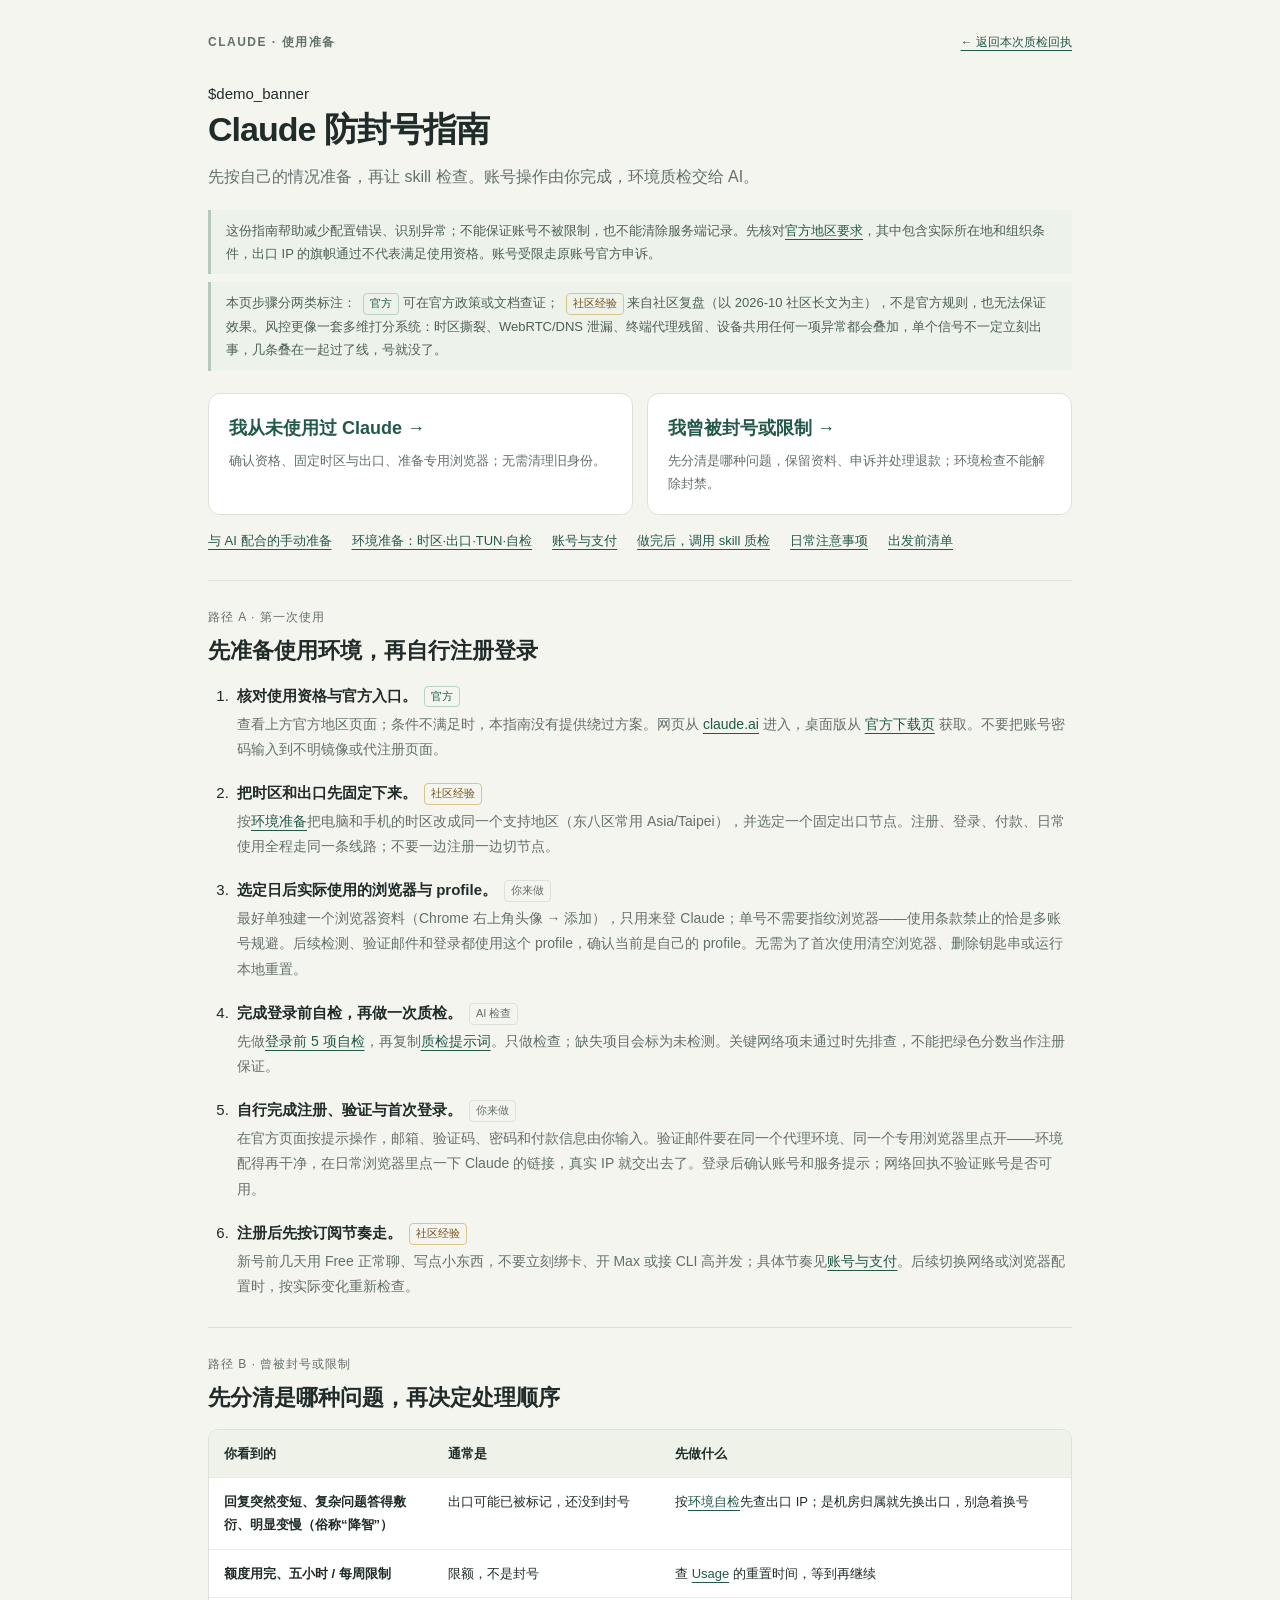
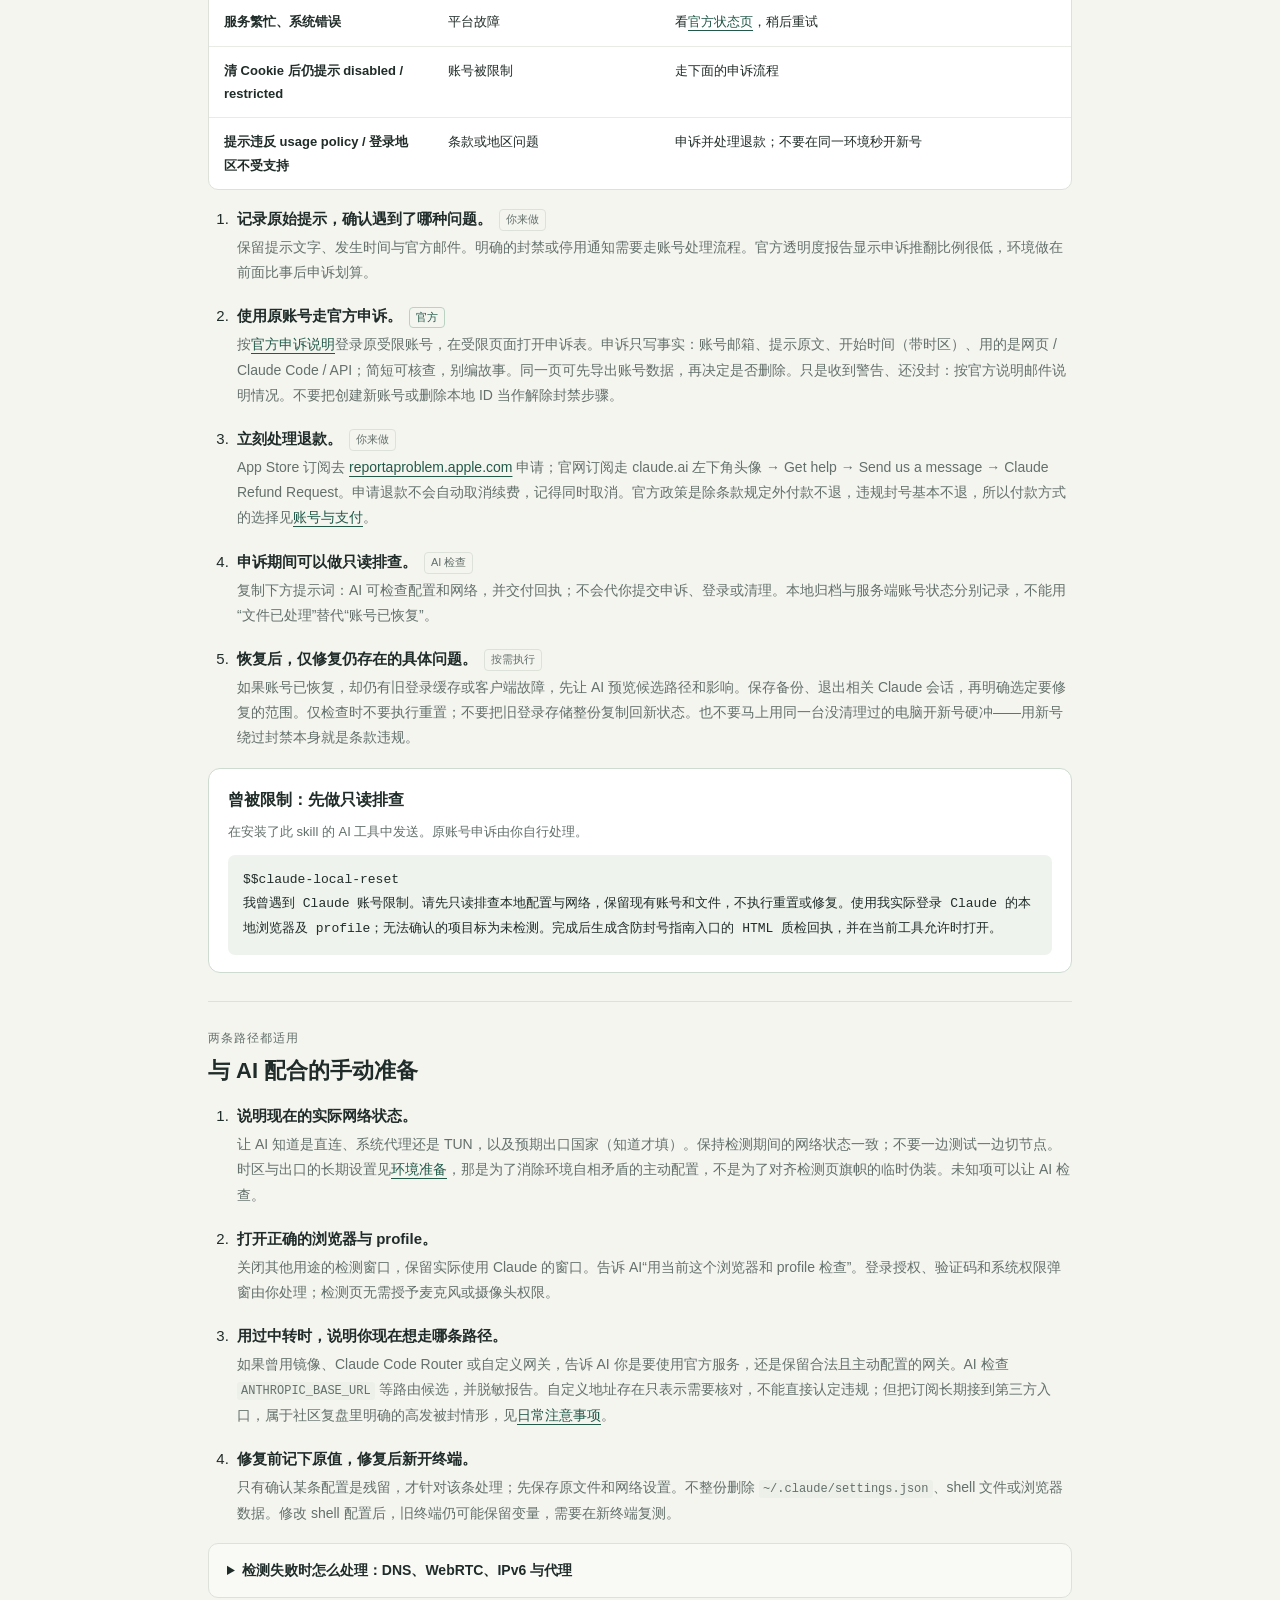
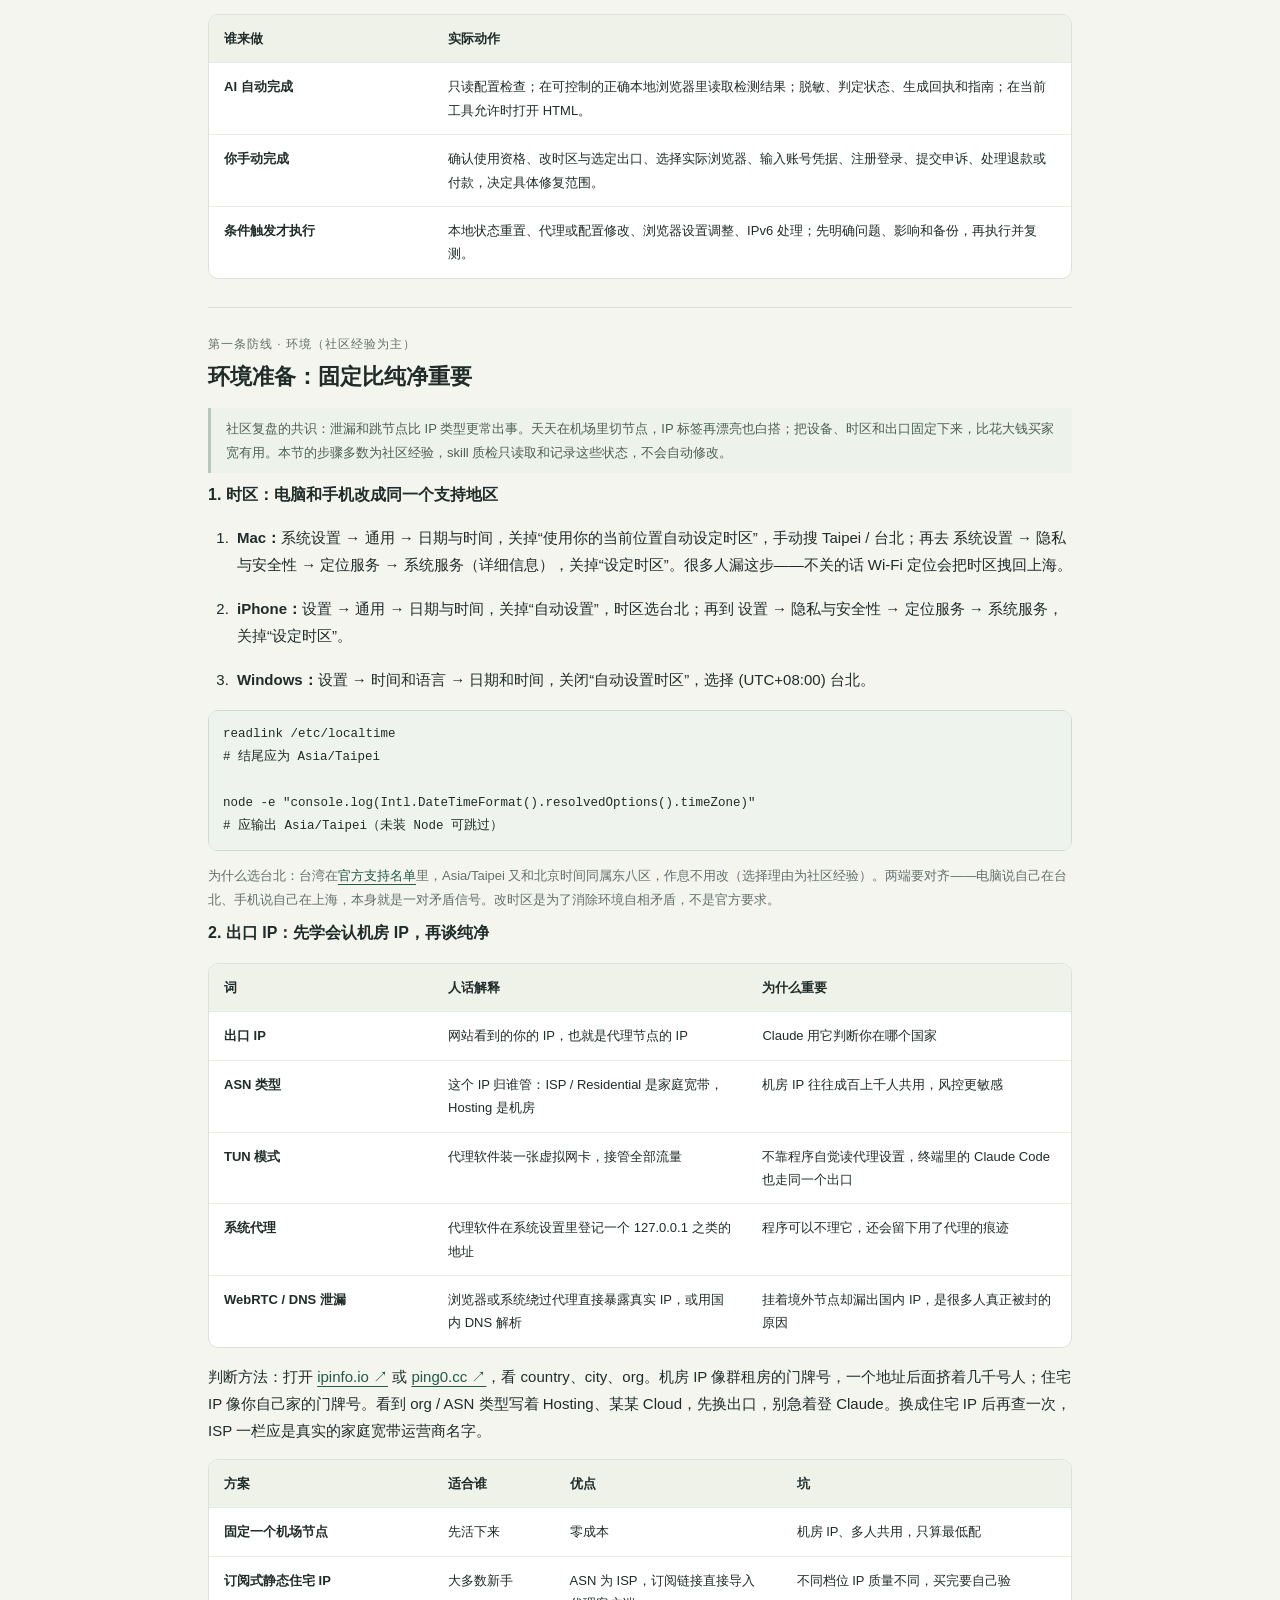
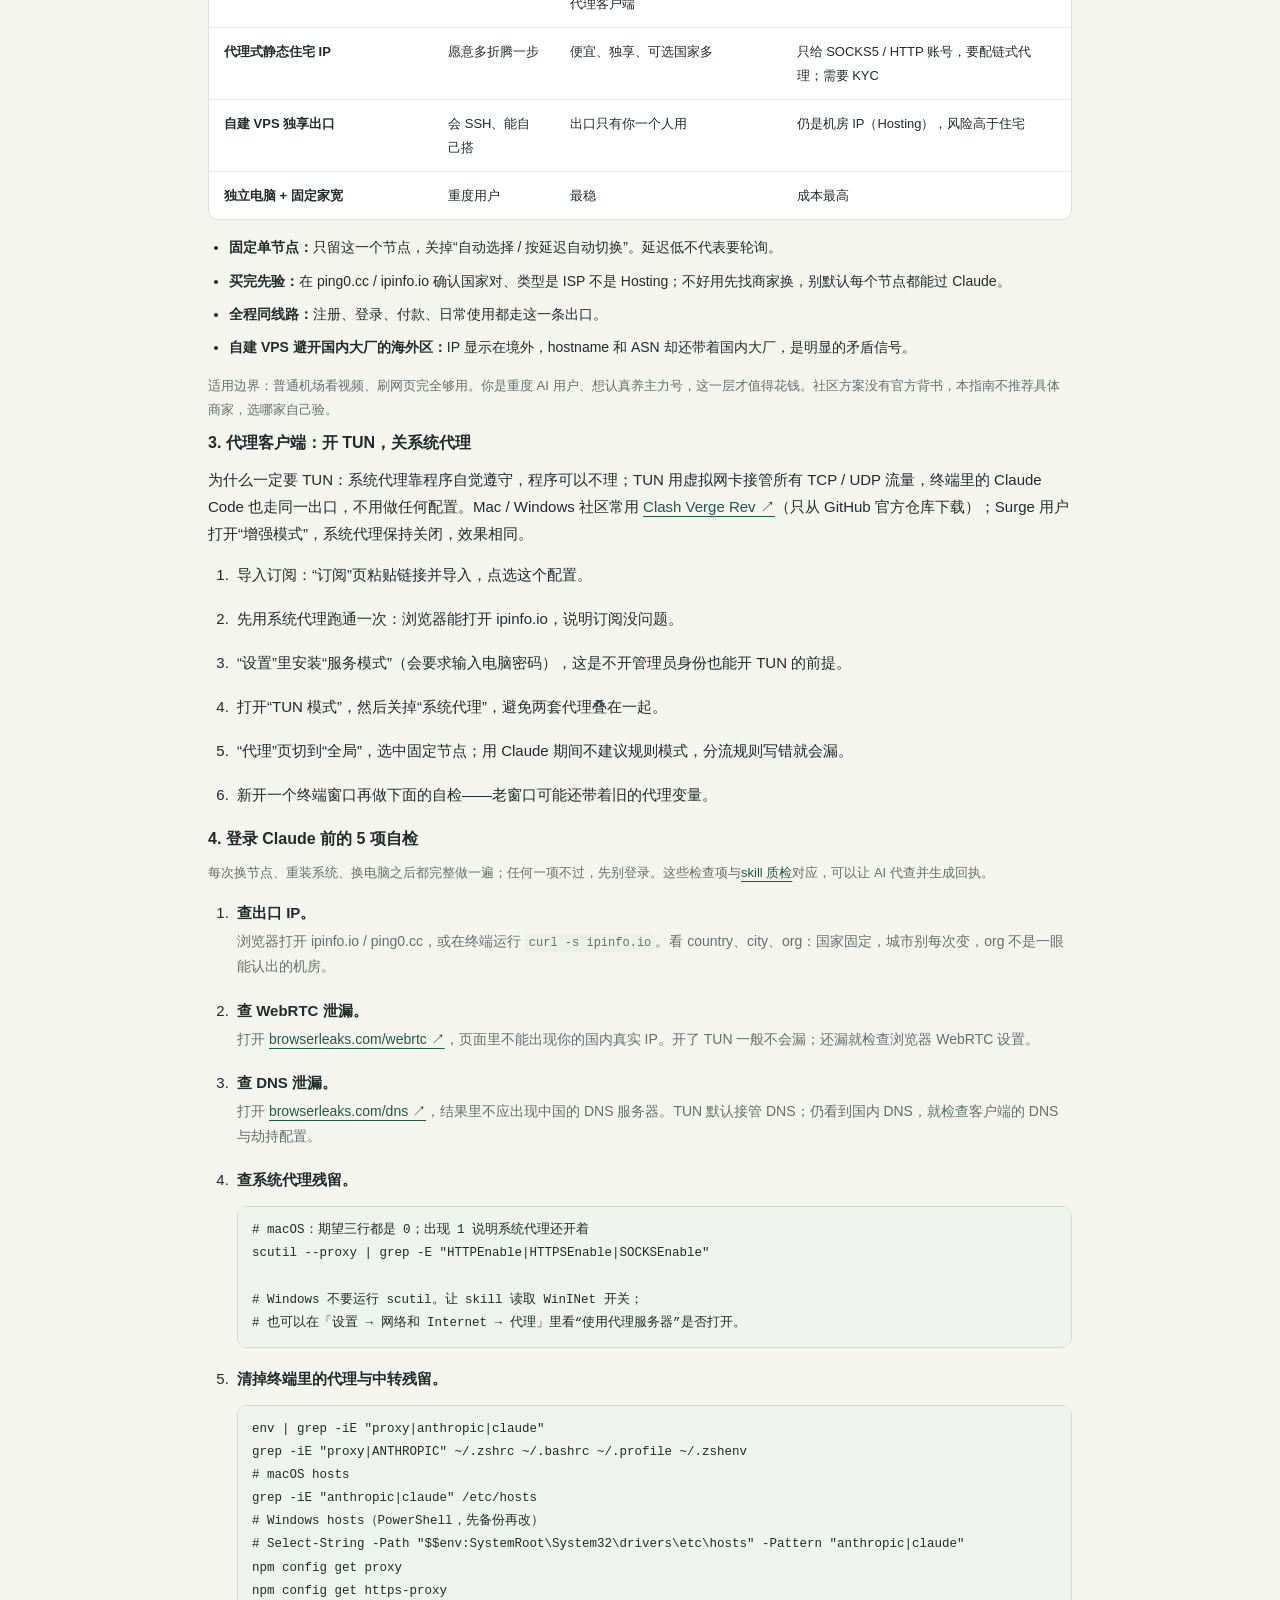
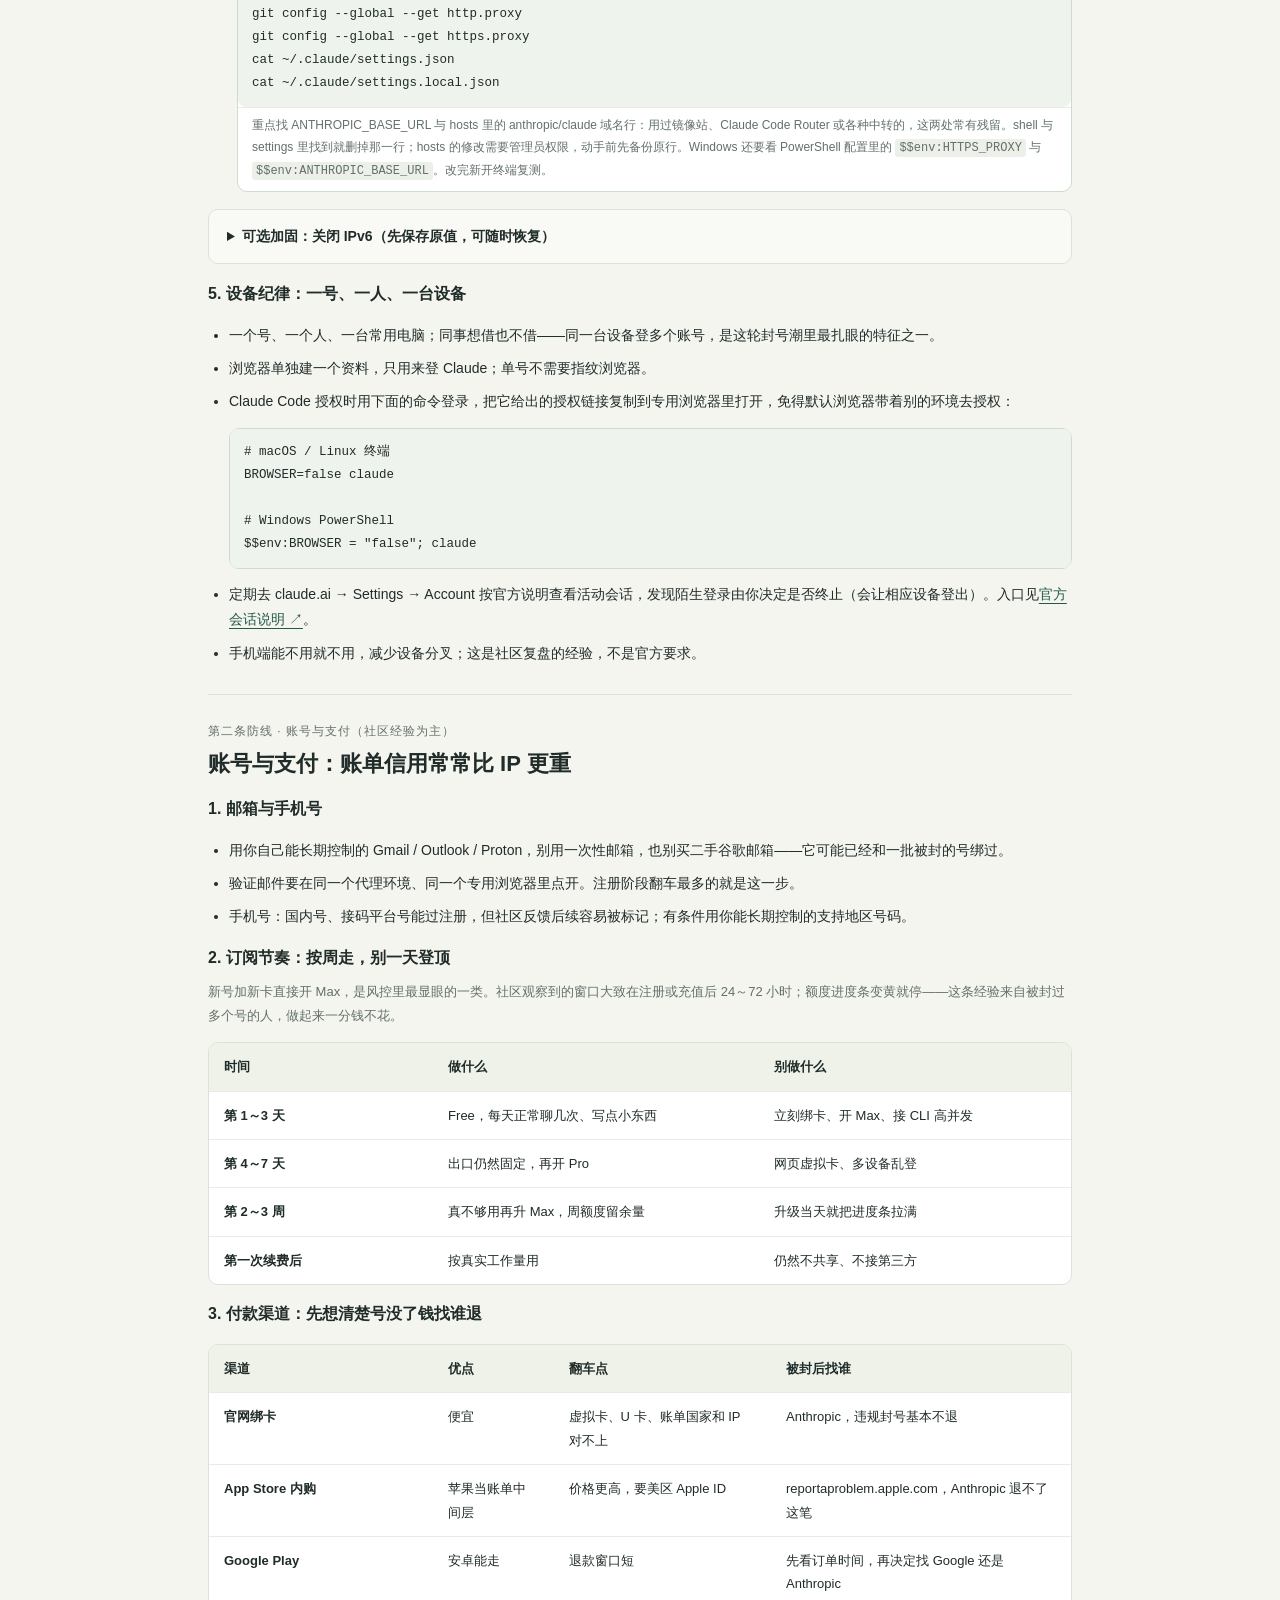
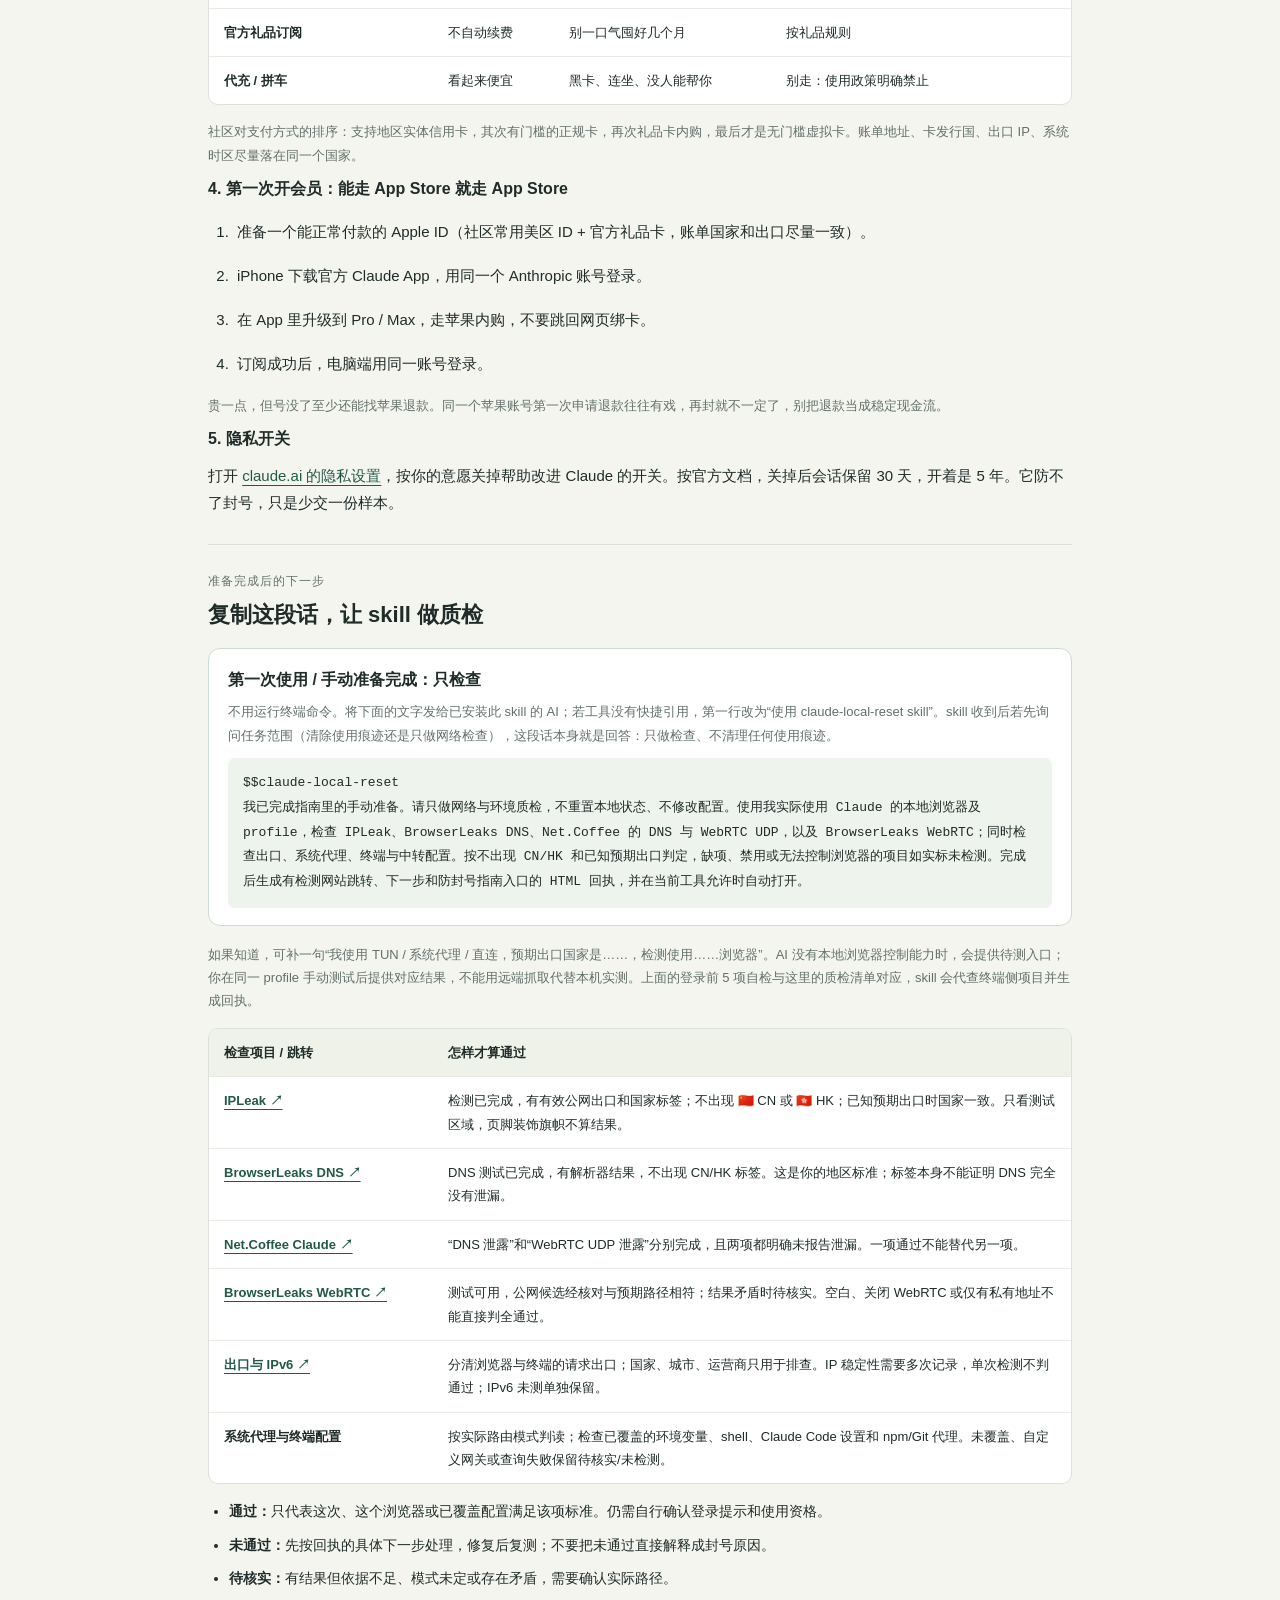
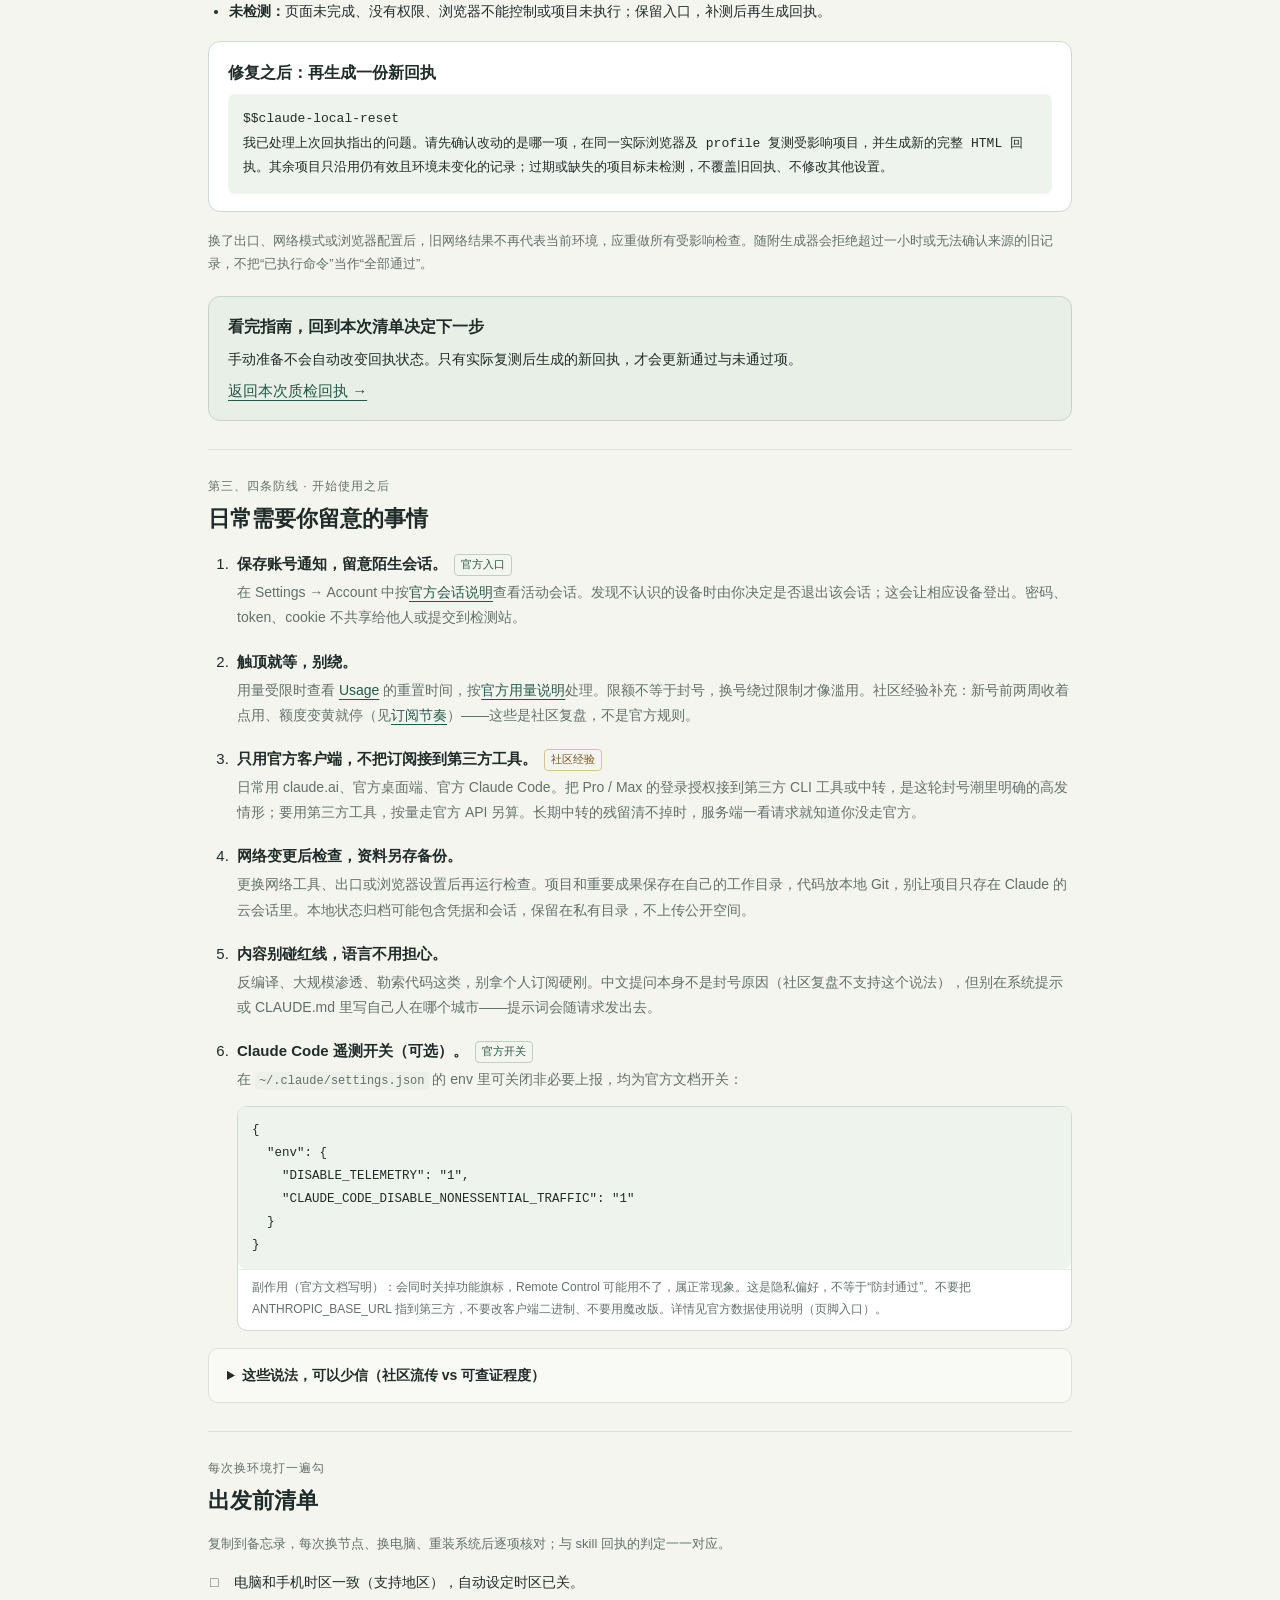
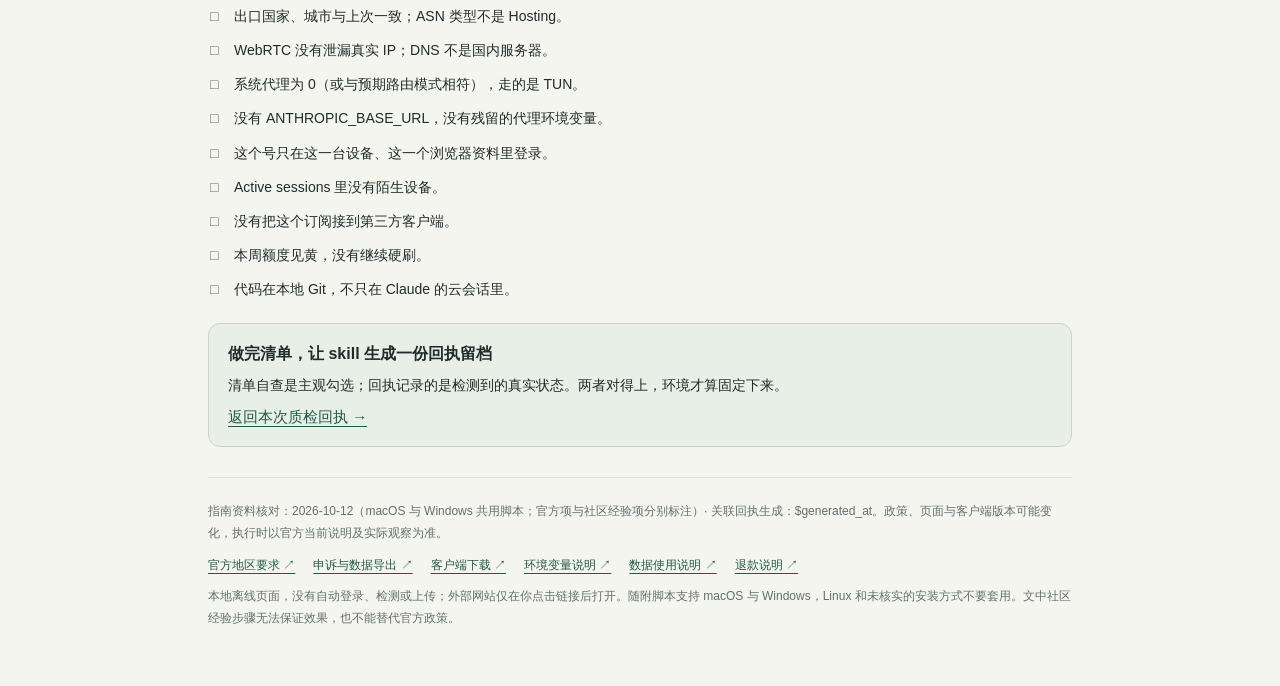
<file: skills/claude-local-reset/assets/guide-template.html>
<!doctype html>
<html lang="zh-CN">
<head>
<meta charset="utf-8">
<meta name="viewport" content="width=device-width,initial-scale=1">
<meta name="referrer" content="no-referrer">
<meta http-equiv="Content-Security-Policy" content="default-src 'none'; style-src 'unsafe-inline'; base-uri 'none'; form-action 'none'">
<title>Claude 防封号指南 · 手动准备与 skill 质检</title>
<style>
:root{--paper:#f5f5f0;--ink:#202c29;--muted:#63706b;--line:#dce2d9;--green:#225949;--amber:#76531b}
*{box-sizing:border-box}html{scroll-padding-top:24px}body{margin:0;background:var(--paper);color:var(--ink);font-family:-apple-system,BlinkMacSystemFont,"PingFang SC","Microsoft YaHei",sans-serif;font-size:15px;line-height:1.8}
main{max-width:920px;margin:0 auto;padding:32px 28px 52px}a{color:var(--green);text-underline-offset:4px}a:focus-visible,summary:focus-visible{outline:3px solid #507569;outline-offset:4px;border-radius:3px}.topbar{display:flex;justify-content:space-between;gap:14px;flex-wrap:wrap;font-size:12px;margin-bottom:26px}.brand{color:var(--muted);font-weight:700;letter-spacing:1.5px}.demo-banner{padding:11px 16px;border:1px solid #e0c58b;background:#fff5dd;border-radius:10px;color:#715018;font-size:13px;margin-bottom:22px}
h1{font-size:34px;letter-spacing:-1px;line-height:1.3;margin:0 0 12px}h2{font-size:22px;line-height:1.4;margin:0 0 15px}h3{font-size:16px;margin:0 0 6px}p{margin:8px 0}.intro{font-size:16px;color:var(--muted);margin-bottom:18px}.note{border-left:3px solid #b6c8b9;padding:9px 15px;background:#edf2eb;font-size:13px;color:#4e6055}.note.warn{border-color:#c6aa67;background:#fcf5e6;color:#705522}.routes{display:grid;grid-template-columns:1fr 1fr;gap:14px;margin:22px 0 14px}.route{display:block;border:1px solid var(--line);border-radius:12px;background:#fff;padding:18px 20px;text-decoration:none}.route strong{display:block;font-size:18px}.route span{display:block;font-size:13px;color:var(--muted);margin-top:5px}.quick-nav{display:flex;gap:9px 20px;flex-wrap:wrap;font-size:13px;margin:14px 0 28px}.guide-section{border-top:1px solid var(--line);padding-top:26px;margin-top:28px}.section-label{color:var(--muted);font-size:12px;letter-spacing:1px;margin:0 0 7px}.steps{padding-left:25px;margin:14px 0}.steps>li{padding-left:4px;margin-bottom:17px}.steps strong{font-weight:650}.steps p{font-size:14px;color:var(--muted);margin:3px 0}.chip{display:inline-block;font-size:11px;border:1px solid var(--line);border-radius:4px;padding:0 6px;margin-left:7px;color:var(--muted);vertical-align:middle}.chip.tag-off{border-color:#b9d2c2;color:#225949}.chip.tag-com{border-color:#d9c48c;color:#76531b}
.table-wrap{overflow-x:auto;border:1px solid var(--line);border-radius:10px;margin:15px 0;background:#fff}table{border-collapse:collapse;width:100%;min-width:500px;text-align:left;font-size:13px}th,td{padding:12px 15px;border-bottom:1px solid #e8ece4;vertical-align:top}th{font-weight:650;background:#eef2e9}tbody tr:last-child td{border-bottom:0}td:first-child{width:26%;font-weight:600}.prompt{background:#fff;border:1px solid #cedbd0;border-radius:12px;padding:17px 19px;margin:17px 0}.prompt p{font-size:13px;color:var(--muted);margin:4px 0 11px}.prompt pre{margin:0;background:#eff3ed;border-radius:7px;padding:13px 15px;white-space:pre-wrap;overflow-wrap:anywhere;font-size:13px;line-height:1.9}.prompt code{font-family:ui-monospace,SFMono-Regular,Consolas,monospace}
.cmd{background:#fff;border:1px solid #cedbd0;border-radius:10px;margin:13px 0}.cmd pre{margin:0;background:#eff3ed;border-radius:8px;padding:12px 14px;white-space:pre-wrap;overflow-wrap:anywhere;font-size:12.5px;line-height:1.85;font-family:ui-monospace,SFMono-Regular,Consolas,monospace}.cmd .cmd-note{font-size:12px;color:var(--muted);margin:0;padding:7px 14px 9px;border-top:1px solid #e8ece4}
.minor{font-size:13px;color:var(--muted)}.done{background:#e7efe7;border:1px solid #c5d5c9;border-radius:12px;padding:16px 19px;margin:20px 0}.done strong{display:block;font-size:16px}.done p{font-size:14px;margin:5px 0}
details{border:1px solid var(--line);border-radius:10px;background:#f9faf6;padding:14px 18px;margin:16px 0}summary{cursor:pointer;font-size:14px;font-weight:600}details ul{font-size:13px;color:var(--muted);padding-left:20px}details li{margin:10px 0}code.inline{font-size:12px;background:#edf0e9;border-radius:3px;padding:2px 4px;overflow-wrap:anywhere}.status-list{font-size:14px;padding-left:21px}.status-list li{margin:8px 0}.checklist{list-style:none;padding-left:0;margin:14px 0}.checklist li{position:relative;padding-left:26px;margin:9px 0;font-size:14px}.checklist li::before{content:"□";position:absolute;left:2px;top:0;color:var(--muted)}.sources{display:flex;gap:7px 18px;flex-wrap:wrap;font-size:12px;margin:10px 0}footer{border-top:1px solid var(--line);margin-top:30px;padding-top:15px;font-size:12px;color:var(--muted)}
@media(max-width:640px){main{padding:24px 18px 36px}h1{font-size:28px}h2{font-size:20px}.routes{grid-template-columns:1fr}.route{padding:15px 17px}.topbar{margin-bottom:20px}.guide-section{margin-top:25px;padding-top:23px}.prompt{padding:15px}.prompt pre{padding:11px 12px}.steps{padding-left:22px}th,td{padding:10px 12px}}
@media print{body{background:#fff}main{max-width:none;padding:0}.route,.prompt,.steps>li{break-inside:avoid}a{color:inherit}details{display:block}}
</style>
</head>
<body>
<main>
  <div class="topbar"><span class="brand">CLAUDE · 使用准备</span><a href="report.html">← 返回本次质检回执</a></div>
  $demo_banner
  <header>
    <h1>Claude 防封号指南</h1>
    <p class="intro">先按自己的情况准备，再让 skill 检查。账号操作由你完成，环境质检交给 AI。</p>
    <p class="note">这份指南帮助减少配置错误、识别异常；不能保证账号不被限制，也不能清除服务端记录。先核对<a href="https://www.anthropic.com/supported-countries" target="_blank" rel="noopener noreferrer">官方地区要求</a>，其中包含实际所在地和组织条件，出口 IP 的旗帜通过不代表满足使用资格。账号受限走原账号官方申诉。</p>
    <p class="note">本页步骤分两类标注：<span class="chip tag-off">官方</span> 可在官方政策或文档查证；<span class="chip tag-com">社区经验</span> 来自社区复盘（以 2026-10 社区长文为主），不是官方规则，也无法保证效果。风控更像一套多维打分系统：时区撕裂、WebRTC/DNS 泄漏、终端代理残留、设备共用任何一项异常都会叠加，单个信号不一定立刻出事，几条叠在一起过了线，号就没了。</p>
  </header>
  <nav class="routes" aria-label="按使用经历选择步骤">
    <a class="route" href="#first-time"><strong>我从未使用过 Claude →</strong><span>确认资格、固定时区与出口、准备专用浏览器；无需清理旧身份。</span></a>
    <a class="route" href="#previously-banned"><strong>我曾被封号或限制 →</strong><span>先分清是哪种问题，保留资料、申诉并处理退款；环境检查不能解除封禁。</span></a>
  </nav>
  <nav class="quick-nav" aria-label="指南目录"><a href="#manual">与 AI 配合的手动准备</a><a href="#environment">环境准备：时区·出口·TUN·自检</a><a href="#account-payment">账号与支付</a><a href="#quality-check">做完后，调用 skill 质检</a><a href="#daily">日常注意事项</a><a href="#checklist">出发前清单</a></nav>

  <section class="guide-section" id="first-time" aria-labelledby="first-title">
    <p class="section-label">路径 A · 第一次使用</p>
    <h2 id="first-title">先准备使用环境，再自行注册登录</h2>
    <ol class="steps">
      <li><strong>核对使用资格与官方入口。</strong><span class="chip tag-off">官方</span><p>查看上方官方地区页面；条件不满足时，本指南没有提供绕过方案。网页从 <a href="https://claude.ai/" target="_blank" rel="noopener noreferrer">claude.ai</a> 进入，桌面版从 <a href="https://claude.com/download" target="_blank" rel="noopener noreferrer">官方下载页</a> 获取。不要把账号密码输入到不明镜像或代注册页面。</p></li>
      <li><strong>把时区和出口先固定下来。</strong><span class="chip tag-com">社区经验</span><p>按<a href="#environment">环境准备</a>把电脑和手机的时区改成同一个支持地区（东八区常用 Asia/Taipei），并选定一个固定出口节点。注册、登录、付款、日常使用全程走同一条线路；不要一边注册一边切节点。</p></li>
      <li><strong>选定日后实际使用的浏览器与 profile。</strong><span class="chip">你来做</span><p>最好单独建一个浏览器资料（Chrome 右上角头像 → 添加），只用来登 Claude；单号不需要指纹浏览器——使用条款禁止的恰是多账号规避。后续检测、验证邮件和登录都使用这个 profile，确认当前是自己的 profile。无需为了首次使用清空浏览器、删除钥匙串或运行本地重置。</p></li>
      <li><strong>完成登录前自检，再做一次质检。</strong><span class="chip">AI 检查</span><p>先做<a href="#environment">登录前 5 项自检</a>，再复制<a href="#quality-check">质检提示词</a>。只做检查；缺失项目会标为未检测。关键网络项未通过时先排查，不能把绿色分数当作注册保证。</p></li>
      <li><strong>自行完成注册、验证与首次登录。</strong><span class="chip">你来做</span><p>在官方页面按提示操作，邮箱、验证码、密码和付款信息由你输入。验证邮件要在同一个代理环境、同一个专用浏览器里点开——环境配得再干净，在日常浏览器里点一下 Claude 的链接，真实 IP 就交出去了。登录后确认账号和服务提示；网络回执不验证账号是否可用。</p></li>
      <li><strong>注册后先按订阅节奏走。</strong><span class="chip tag-com">社区经验</span><p>新号前几天用 Free 正常聊、写点小东西，不要立刻绑卡、开 Max 或接 CLI 高并发；具体节奏见<a href="#account-payment">账号与支付</a>。后续切换网络或浏览器配置时，按实际变化重新检查。</p></li>
    </ol>
  </section>

  <section class="guide-section" id="previously-banned" aria-labelledby="banned-title">
    <p class="section-label">路径 B · 曾被封号或限制</p>
    <h2 id="banned-title">先分清是哪种问题，再决定处理顺序</h2>
    <div class="table-wrap">
      <table aria-label="先区分问题类型"><thead><tr><th scope="col">你看到的</th><th scope="col">通常是</th><th scope="col">先做什么</th></tr></thead><tbody>
        <tr><td>回复突然变短、复杂问题答得敷衍、明显变慢（俗称“降智”）</td><td>出口可能已被标记，还没到封号</td><td>按<a href="#environment">环境自检</a>先查出口 IP；是机房归属就先换出口，别急着换号</td></tr>
        <tr><td>额度用完、五小时 / 每周限制</td><td>限额，不是封号</td><td>查 <a href="https://claude.ai/settings/usage" target="_blank" rel="noopener noreferrer">Usage</a> 的重置时间，等到再继续</td></tr>
        <tr><td>服务繁忙、系统错误</td><td>平台故障</td><td>看<a href="https://status.anthropic.com/" target="_blank" rel="noopener noreferrer">官方状态页</a>，稍后重试</td></tr>
        <tr><td>清 Cookie 后仍提示 disabled / restricted</td><td>账号被限制</td><td>走下面的申诉流程</td></tr>
        <tr><td>提示违反 usage policy / 登录地区不受支持</td><td>条款或地区问题</td><td>申诉并处理退款；不要在同一环境秒开新号</td></tr>
      </tbody></table>
    </div>
    <ol class="steps">
      <li><strong>记录原始提示，确认遇到了哪种问题。</strong><span class="chip">你来做</span><p>保留提示文字、发生时间与官方邮件。明确的封禁或停用通知需要走账号处理流程。官方透明度报告显示申诉推翻比例很低，环境做在前面比事后申诉划算。</p></li>
      <li><strong>使用原账号走官方申诉。</strong><span class="chip tag-off">官方</span><p>按<a href="https://support.claude.com/en/articles/8241253-safeguards-warnings-and-appeals" target="_blank" rel="noopener noreferrer">官方申诉说明</a>登录原受限账号，在受限页面打开申诉表。申诉只写事实：账号邮箱、提示原文、开始时间（带时区）、用的是网页 / Claude Code / API；简短可核查，别编故事。同一页可先导出账号数据，再决定是否删除。只是收到警告、还没封：按官方说明邮件说明情况。不要把创建新账号或删除本地 ID 当作解除封禁步骤。</p></li>
      <li><strong>立刻处理退款。</strong><span class="chip">你来做</span><p>App Store 订阅去 <a href="https://reportaproblem.apple.com" target="_blank" rel="noopener noreferrer">reportaproblem.apple.com</a> 申请；官网订阅走 claude.ai 左下角头像 → Get help → Send us a message → Claude Refund Request。申请退款不会自动取消续费，记得同时取消。官方政策是除条款规定外付款不退，违规封号基本不退，所以付款方式的选择见<a href="#account-payment">账号与支付</a>。</p></li>
      <li><strong>申诉期间可以做只读排查。</strong><span class="chip">AI 检查</span><p>复制下方提示词：AI 可检查配置和网络，并交付回执；不会代你提交申诉、登录或清理。本地归档与服务端账号状态分别记录，不能用“文件已处理”替代“账号已恢复”。</p></li>
      <li><strong>恢复后，仅修复仍存在的具体问题。</strong><span class="chip">按需执行</span><p>如果账号已恢复，却仍有旧登录缓存或客户端故障，先让 AI 预览候选路径和影响。保存备份、退出相关 Claude 会话，再明确选定要修复的范围。仅检查时不要执行重置；不要把旧登录存储整份复制回新状态。也不要马上用同一台没清理过的电脑开新号硬冲——用新号绕过封禁本身就是条款违规。</p></li>
    </ol>
    <div class="prompt">
      <h3>曾被限制：先做只读排查</h3>
      <p>在安装了此 skill 的 AI 工具中发送。原账号申诉由你自行处理。</p>
      <pre><code>$$claude-local-reset
我曾遇到 Claude 账号限制。请先只读排查本地配置与网络，保留现有账号和文件，不执行重置或修复。使用我实际登录 Claude 的本地浏览器及 profile；无法确认的项目标为未检测。完成后生成含防封号指南入口的 HTML 质检回执，并在当前工具允许时打开。</code></pre>
    </div>
  </section>

  <section class="guide-section" id="manual" aria-labelledby="manual-title">
    <p class="section-label">两条路径都适用</p>
    <h2 id="manual-title">与 AI 配合的手动准备</h2>
    <ol class="steps">
      <li><strong>说明现在的实际网络状态。</strong><p>让 AI 知道是直连、系统代理还是 TUN，以及预期出口国家（知道才填）。保持检测期间的网络状态一致；不要一边测试一边切节点。时区与出口的长期设置见<a href="#environment">环境准备</a>，那是为了消除环境自相矛盾的主动配置，不是为了对齐检测页旗帜的临时伪装。未知项可以让 AI 检查。</p></li>
      <li><strong>打开正确的浏览器与 profile。</strong><p>关闭其他用途的检测窗口，保留实际使用 Claude 的窗口。告诉 AI“用当前这个浏览器和 profile 检查”。登录授权、验证码和系统权限弹窗由你处理；检测页无需授予麦克风或摄像头权限。</p></li>
      <li><strong>用过中转时，说明你现在想走哪条路径。</strong><p>如果曾用镜像、Claude Code Router 或自定义网关，告诉 AI 你是要使用官方服务，还是保留合法且主动配置的网关。AI 检查 <code class="inline">ANTHROPIC_BASE_URL</code> 等路由候选，并脱敏报告。自定义地址存在只表示需要核对，不能直接认定违规；但把订阅长期接到第三方入口，属于社区复盘里明确的高发被封情形，见<a href="#daily">日常注意事项</a>。</p></li>
      <li><strong>修复前记下原值，修复后新开终端。</strong><p>只有确认某条配置是残留，才针对该条处理；先保存原文件和网络设置。不整份删除 <code class="inline">~/.claude/settings.json</code>、shell 文件或浏览器数据。修改 shell 配置后，旧终端仍可能保留变量，需要在新终端复测。</p></li>
    </ol>
    <details>
      <summary>检测失败时怎么处理：DNS、WebRTC、IPv6 与代理</summary>
      <ul>
        <li><strong>DNS：</strong>先核对检测确实完成，再检查所用网络工具的 DNS 开关、路由与接管配置。Mihomo/Clash 用户可检查 TUN 中的 <code class="inline">dns-hijack</code> 是否按实际配置生效；“开了 TUN”不能替代测试。公共 DNS 的地理标签可能与出口不同，先核对路径。</li>
        <li><strong>WebRTC：</strong>让 AI 比较检测页的公网候选与出口，不把私有地址或 mDNS 当成真实公网泄漏。需要修改浏览器设置时先记原值；不自动安装过时扩展。关闭 WebRTC 可能影响通话，且测试禁用会记为“未检测”，不能冒充“已完成且未泄漏”。</li>
        <li><strong>IPv6：</strong>只在确认 IPv6 未被预期路径接管时决定修复范围。优先核对现有工具的 IPv6 配置；选择关闭系统 IPv6 时须针对实际 Wi-Fi/网线服务并保存原值。单次 IPv6 查询失败不证明它已关闭，也不证明没有泄漏。</li>
        <li><strong>系统代理：</strong>macOS 的代理值为 <code class="inline">1</code> 表示开启。如果你主动用系统代理，它可能是正确配置；不能一律关闭。纯 TUN 或直连模式下出现开启值，再核对是否为残留。</li>
        <li><strong>中转与配置：</strong>请 AI 列出具体文件位置、已脱敏的路由类型和建议改动。明确要修复的项目后再执行，保留其他键、hooks、MCP 和项目配置；切回官方路径不能只凭删除一行就宣告成功。</li>
      </ul>
    </details>
    <div class="table-wrap">
      <table aria-label="用户与 AI 的分工"><thead><tr><th scope="col">谁来做</th><th scope="col">实际动作</th></tr></thead><tbody>
        <tr><td>AI 自动完成</td><td>只读配置检查；在可控制的正确本地浏览器里读取检测结果；脱敏、判定状态、生成回执和指南；在当前工具允许时打开 HTML。</td></tr>
        <tr><td>你手动完成</td><td>确认使用资格、改时区与选定出口、选择实际浏览器、输入账号凭据、注册登录、提交申诉、处理退款或付款，决定具体修复范围。</td></tr>
        <tr><td>条件触发才执行</td><td>本地状态重置、代理或配置修改、浏览器设置调整、IPv6 处理；先明确问题、影响和备份，再执行并复测。</td></tr>
      </tbody></table>
    </div>
  </section>

  <section class="guide-section" id="environment" aria-labelledby="env-title">
    <p class="section-label">第一条防线 · 环境（社区经验为主）</p>
    <h2 id="env-title">环境准备：固定比纯净重要</h2>
    <p class="note">社区复盘的共识：泄漏和跳节点比 IP 类型更常出事。天天在机场里切节点，IP 标签再漂亮也白搭；把设备、时区和出口固定下来，比花大钱买家宽有用。本节的步骤多数为社区经验，skill 质检只读取和记录这些状态，不会自动修改。</p>

    <h3>1. 时区：电脑和手机改成同一个支持地区</h3>
    <ol class="steps">
      <li><strong>Mac：</strong>系统设置 → 通用 → 日期与时间，关掉“使用你的当前位置自动设定时区”，手动搜 Taipei / 台北；再去 系统设置 → 隐私与安全性 → 定位服务 → 系统服务（详细信息），关掉“设定时区”。很多人漏这步——不关的话 Wi-Fi 定位会把时区拽回上海。</li>
      <li><strong>iPhone：</strong>设置 → 通用 → 日期与时间，关掉“自动设置”，时区选台北；再到 设置 → 隐私与安全性 → 定位服务 → 系统服务，关掉“设定时区”。</li>
      <li><strong>Windows：</strong>设置 → 时间和语言 → 日期和时间，关闭“自动设置时区”，选择 (UTC+08:00) 台北。</li>
    </ol>
    <div class="cmd"><pre>readlink /etc/localtime
# 结尾应为 Asia/Taipei

node -e "console.log(Intl.DateTimeFormat().resolvedOptions().timeZone)"
# 应输出 Asia/Taipei（未装 Node 可跳过）</pre></div>
    <p class="minor">为什么选台北：台湾在<a href="https://www.anthropic.com/supported-countries" target="_blank" rel="noopener noreferrer">官方支持名单</a>里，Asia/Taipei 又和北京时间同属东八区，作息不用改（选择理由为社区经验）。两端要对齐——电脑说自己在台北、手机说自己在上海，本身就是一对矛盾信号。改时区是为了消除环境自相矛盾，不是官方要求。</p>

    <h3>2. 出口 IP：先学会认机房 IP，再谈纯净</h3>
    <div class="table-wrap">
      <table aria-label="五个基础词"><thead><tr><th scope="col">词</th><th scope="col">人话解释</th><th scope="col">为什么重要</th></tr></thead><tbody>
        <tr><td>出口 IP</td><td>网站看到的你的 IP，也就是代理节点的 IP</td><td>Claude 用它判断你在哪个国家</td></tr>
        <tr><td>ASN 类型</td><td>这个 IP 归谁管：ISP / Residential 是家庭宽带，Hosting 是机房</td><td>机房 IP 往往成百上千人共用，风控更敏感</td></tr>
        <tr><td>TUN 模式</td><td>代理软件装一张虚拟网卡，接管全部流量</td><td>不靠程序自觉读代理设置，终端里的 Claude Code 也走同一个出口</td></tr>
        <tr><td>系统代理</td><td>代理软件在系统设置里登记一个 127.0.0.1 之类的地址</td><td>程序可以不理它，还会留下用了代理的痕迹</td></tr>
        <tr><td>WebRTC / DNS 泄漏</td><td>浏览器或系统绕过代理直接暴露真实 IP，或用国内 DNS 解析</td><td>挂着境外节点却漏出国内 IP，是很多人真正被封的原因</td></tr>
      </tbody></table>
    </div>
    <p>判断方法：打开 <a href="https://ipinfo.io/" target="_blank" rel="noopener noreferrer">ipinfo.io ↗</a> 或 <a href="https://ping0.cc" target="_blank" rel="noopener noreferrer">ping0.cc ↗</a>，看 country、city、org。机房 IP 像群租房的门牌号，一个地址后面挤着几千号人；住宅 IP 像你自己家的门牌号。看到 org / ASN 类型写着 Hosting、某某 Cloud，先换出口，别急着登 Claude。换成住宅 IP 后再查一次，ISP 一栏应是真实的家庭宽带运营商名字。</p>
    <div class="table-wrap">
      <table aria-label="社区常见出口方案对比"><thead><tr><th scope="col">方案</th><th scope="col">适合谁</th><th scope="col">优点</th><th scope="col">坑</th></tr></thead><tbody>
        <tr><td>固定一个机场节点</td><td>先活下来</td><td>零成本</td><td>机房 IP、多人共用，只算最低配</td></tr>
        <tr><td>订阅式静态住宅 IP</td><td>大多数新手</td><td>ASN 为 ISP，订阅链接直接导入代理客户端</td><td>不同档位 IP 质量不同，买完要自己验</td></tr>
        <tr><td>代理式静态住宅 IP</td><td>愿意多折腾一步</td><td>便宜、独享、可选国家多</td><td>只给 SOCKS5 / HTTP 账号，要配链式代理；需要 KYC</td></tr>
        <tr><td>自建 VPS 独享出口</td><td>会 SSH、能自己搭</td><td>出口只有你一个人用</td><td>仍是机房 IP（Hosting），风险高于住宅</td></tr>
        <tr><td>独立电脑 + 固定家宽</td><td>重度用户</td><td>最稳</td><td>成本最高</td></tr>
      </tbody></table>
    </div>
    <ul class="status-list">
      <li><strong>固定单节点：</strong>只留这一个节点，关掉“自动选择 / 按延迟自动切换”。延迟低不代表要轮询。</li>
      <li><strong>买完先验：</strong>在 ping0.cc / ipinfo.io 确认国家对、类型是 ISP 不是 Hosting；不好用先找商家换，别默认每个节点都能过 Claude。</li>
      <li><strong>全程同线路：</strong>注册、登录、付款、日常使用都走这一条出口。</li>
      <li><strong>自建 VPS 避开国内大厂的海外区：</strong>IP 显示在境外，hostname 和 ASN 却还带着国内大厂，是明显的矛盾信号。</li>
    </ul>
    <p class="minor">适用边界：普通机场看视频、刷网页完全够用。你是重度 AI 用户、想认真养主力号，这一层才值得花钱。社区方案没有官方背书，本指南不推荐具体商家，选哪家自己验。</p>

    <h3>3. 代理客户端：开 TUN，关系统代理</h3>
    <p>为什么一定要 TUN：系统代理靠程序自觉遵守，程序可以不理；TUN 用虚拟网卡接管所有 TCP / UDP 流量，终端里的 Claude Code 也走同一出口，不用做任何配置。Mac / Windows 社区常用 <a href="https://github.com/clash-verge-rev/clash-verge-rev" target="_blank" rel="noopener noreferrer">Clash Verge Rev ↗</a>（只从 GitHub 官方仓库下载）；Surge 用户打开“增强模式”，系统代理保持关闭，效果相同。</p>
    <ol class="steps">
      <li>导入订阅：“订阅”页粘贴链接并导入，点选这个配置。</li>
      <li>先用系统代理跑通一次：浏览器能打开 ipinfo.io，说明订阅没问题。</li>
      <li>“设置”里安装“服务模式”（会要求输入电脑密码），这是不开管理员身份也能开 TUN 的前提。</li>
      <li>打开“TUN 模式”，然后关掉“系统代理”，避免两套代理叠在一起。</li>
      <li>“代理”页切到“全局”，选中固定节点；用 Claude 期间不建议规则模式，分流规则写错就会漏。</li>
      <li>新开一个终端窗口再做下面的自检——老窗口可能还带着旧的代理变量。</li>
    </ol>

    <h3>4. 登录 Claude 前的 5 项自检</h3>
    <p class="minor">每次换节点、重装系统、换电脑之后都完整做一遍；任何一项不过，先别登录。这些检查项与<a href="#quality-check">skill 质检</a>对应，可以让 AI 代查并生成回执。</p>
    <ol class="steps">
      <li><strong>查出口 IP。</strong><p>浏览器打开 ipinfo.io / ping0.cc，或在终端运行 <code class="inline">curl -s ipinfo.io</code>。看 country、city、org：国家固定，城市别每次变，org 不是一眼能认出的机房。</p></li>
      <li><strong>查 WebRTC 泄漏。</strong><p>打开 <a href="https://browserleaks.com/webrtc" target="_blank" rel="noopener noreferrer">browserleaks.com/webrtc ↗</a>，页面里不能出现你的国内真实 IP。开了 TUN 一般不会漏；还漏就检查浏览器 WebRTC 设置。</p></li>
      <li><strong>查 DNS 泄漏。</strong><p>打开 <a href="https://browserleaks.com/dns" target="_blank" rel="noopener noreferrer">browserleaks.com/dns ↗</a>，结果里不应出现中国的 DNS 服务器。TUN 默认接管 DNS；仍看到国内 DNS，就检查客户端的 DNS 与劫持配置。</p></li>
      <li><strong>查系统代理残留。</strong>
        <div class="cmd"><pre># macOS：期望三行都是 0；出现 1 说明系统代理还开着
scutil --proxy | grep -E "HTTPEnable|HTTPSEnable|SOCKSEnable"

# Windows 不要运行 scutil。让 skill 读取 WinINet 开关；
# 也可以在「设置 → 网络和 Internet → 代理」里看“使用代理服务器”是否打开。</pre></div>
      </li>
      <li><strong>清掉终端里的代理与中转残留。</strong>
        <div class="cmd"><pre>env | grep -iE "proxy|anthropic|claude"
grep -iE "proxy|ANTHROPIC" ~/.zshrc ~/.bashrc ~/.profile ~/.zshenv
# macOS hosts
grep -iE "anthropic|claude" /etc/hosts
# Windows hosts（PowerShell，先备份再改）
# Select-String -Path "$$env:SystemRoot\System32\drivers\etc\hosts" -Pattern "anthropic|claude"
npm config get proxy
npm config get https-proxy
git config --global --get http.proxy
git config --global --get https.proxy
cat ~/.claude/settings.json
cat ~/.claude/settings.local.json</pre>
        <p class="cmd-note">重点找 ANTHROPIC_BASE_URL 与 hosts 里的 anthropic/claude 域名行：用过镜像站、Claude Code Router 或各种中转的，这两处常有残留。shell 与 settings 里找到就删掉那一行；hosts 的修改需要管理员权限，动手前先备份原行。Windows 还要看 PowerShell 配置里的 <code class="inline">$$env:HTTPS_PROXY</code> 与 <code class="inline">$$env:ANTHROPIC_BASE_URL</code>。改完新开终端复测。</p></div>
      </li>
    </ol>
    <details>
      <summary>可选加固：关闭 IPv6（先保存原值，可随时恢复）</summary>
      <ul>
        <li>不少代理配置只接管 IPv4，IPv6 可能直连漏出去。确认未接管后再决定是否关闭，须针对实际的 Wi-Fi / 网线服务操作。</li>
        <li>macOS 关闭：<code class="inline">networksetup -setv6off Wi-Fi</code>（网线改为 Ethernet）；恢复：<code class="inline">networksetup -setv6automatic Wi-Fi</code>。Windows 不要套用这条命令；若确认要关，在对应网卡属性里取消“Internet 协议版本 6”，并先记下原来是否勾选。skill 默认不改 IPv6，此步为你手动决定。</li>
        <li>单次 IPv6 查询失败不能证明已关闭，也没有证明不泄漏；改动后复测。</li>
      </ul>
    </details>

    <h3>5. 设备纪律：一号、一人、一台设备</h3>
    <ul class="status-list">
      <li>一个号、一个人、一台常用电脑；同事想借也不借——同一台设备登多个账号，是这轮封号潮里最扎眼的特征之一。</li>
      <li>浏览器单独建一个资料，只用来登 Claude；单号不需要指纹浏览器。</li>
      <li>Claude Code 授权时用下面的命令登录，把它给出的授权链接复制到专用浏览器里打开，免得默认浏览器带着别的环境去授权：
        <div class="cmd"><pre># macOS / Linux 终端
BROWSER=false claude

# Windows PowerShell
$$env:BROWSER = "false"; claude</pre></div>
      </li>
      <li>定期去 claude.ai → Settings → Account 按官方说明查看活动会话，发现陌生登录由你决定是否终止（会让相应设备登出）。入口见<a href="https://support.claude.com/en/articles/13124001-managing-your-active-sessions" target="_blank" rel="noopener noreferrer">官方会话说明 ↗</a>。</li>
      <li>手机端能不用就不用，减少设备分叉；这是社区复盘的经验，不是官方要求。</li>
    </ul>
  </section>

  <section class="guide-section" id="account-payment" aria-labelledby="pay-title">
    <p class="section-label">第二条防线 · 账号与支付（社区经验为主）</p>
    <h2 id="pay-title">账号与支付：账单信用常常比 IP 更重</h2>
    <h3>1. 邮箱与手机号</h3>
    <ul class="status-list">
      <li>用你自己能长期控制的 Gmail / Outlook / Proton，别用一次性邮箱，也别买二手谷歌邮箱——它可能已经和一批被封的号绑过。</li>
      <li>验证邮件要在同一个代理环境、同一个专用浏览器里点开。注册阶段翻车最多的就是这一步。</li>
      <li>手机号：国内号、接码平台号能过注册，但社区反馈后续容易被标记；有条件用你能长期控制的支持地区号码。</li>
    </ul>
    <h3>2. 订阅节奏：按周走，别一天登顶</h3>
    <p class="minor">新号加新卡直接开 Max，是风控里最显眼的一类。社区观察到的窗口大致在注册或充值后 24～72 小时；额度进度条变黄就停——这条经验来自被封过多个号的人，做起来一分钱不花。</p>
    <div class="table-wrap">
      <table aria-label="订阅节奏"><thead><tr><th scope="col">时间</th><th scope="col">做什么</th><th scope="col">别做什么</th></tr></thead><tbody>
        <tr><td>第 1～3 天</td><td>Free，每天正常聊几次、写点小东西</td><td>立刻绑卡、开 Max、接 CLI 高并发</td></tr>
        <tr><td>第 4～7 天</td><td>出口仍然固定，再开 Pro</td><td>网页虚拟卡、多设备乱登</td></tr>
        <tr><td>第 2～3 周</td><td>真不够用再升 Max，周额度留余量</td><td>升级当天就把进度条拉满</td></tr>
        <tr><td>第一次续费后</td><td>按真实工作量用</td><td>仍然不共享、不接第三方</td></tr>
      </tbody></table>
    </div>
    <h3>3. 付款渠道：先想清楚号没了钱找谁退</h3>
    <div class="table-wrap">
      <table aria-label="付款渠道对比"><thead><tr><th scope="col">渠道</th><th scope="col">优点</th><th scope="col">翻车点</th><th scope="col">被封后找谁</th></tr></thead><tbody>
        <tr><td>官网绑卡</td><td>便宜</td><td>虚拟卡、U 卡、账单国家和 IP 对不上</td><td>Anthropic，违规封号基本不退</td></tr>
        <tr><td>App Store 内购</td><td>苹果当账单中间层</td><td>价格更高，要美区 Apple ID</td><td>reportaproblem.apple.com，Anthropic 退不了这笔</td></tr>
        <tr><td>Google Play</td><td>安卓能走</td><td>退款窗口短</td><td>先看订单时间，再决定找 Google 还是 Anthropic</td></tr>
        <tr><td>官方礼品订阅</td><td>不自动续费</td><td>别一口气囤好几个月</td><td>按礼品规则</td></tr>
        <tr><td>代充 / 拼车</td><td>看起来便宜</td><td>黑卡、连坐、没人能帮你</td><td>别走：使用政策明确禁止</td></tr>
      </tbody></table>
    </div>
    <p class="minor">社区对支付方式的排序：支持地区实体信用卡，其次有门槛的正规卡，再次礼品卡内购，最后才是无门槛虚拟卡。账单地址、卡发行国、出口 IP、系统时区尽量落在同一个国家。</p>
    <h3>4. 第一次开会员：能走 App Store 就走 App Store</h3>
    <ol class="steps">
      <li>准备一个能正常付款的 Apple ID（社区常用美区 ID + 官方礼品卡，账单国家和出口尽量一致）。</li>
      <li>iPhone 下载官方 Claude App，用同一个 Anthropic 账号登录。</li>
      <li>在 App 里升级到 Pro / Max，走苹果内购，不要跳回网页绑卡。</li>
      <li>订阅成功后，电脑端用同一账号登录。</li>
    </ol>
    <p class="minor">贵一点，但号没了至少还能找苹果退款。同一个苹果账号第一次申请退款往往有戏，再封就不一定了，别把退款当成稳定现金流。</p>
    <h3>5. 隐私开关</h3>
    <p>打开 <a href="https://claude.ai/settings/data-privacy-controls" target="_blank" rel="noopener noreferrer">claude.ai 的隐私设置</a>，按你的意愿关掉帮助改进 Claude 的开关。按官方文档，关掉后会话保留 30 天，开着是 5 年。它防不了封号，只是少交一份样本。</p>
  </section>

  <section class="guide-section" id="quality-check" aria-labelledby="qa-title">
    <p class="section-label">准备完成后的下一步</p>
    <h2 id="qa-title">复制这段话，让 skill 做质检</h2>
    <div class="prompt">
      <h3>第一次使用 / 手动准备完成：只检查</h3>
      <p>不用运行终端命令。将下面的文字发给已安装此 skill 的 AI；若工具没有快捷引用，第一行改为“使用 claude-local-reset skill”。skill 收到后若先询问任务范围（清除使用痕迹还是只做网络检查），这段话本身就是回答：只做检查、不清理任何使用痕迹。</p>
      <pre><code>$$claude-local-reset
我已完成指南里的手动准备。请只做网络与环境质检，不重置本地状态、不修改配置。使用我实际使用 Claude 的本地浏览器及 profile，检查 IPLeak、BrowserLeaks DNS、Net.Coffee 的 DNS 与 WebRTC UDP，以及 BrowserLeaks WebRTC；同时检查出口、系统代理、终端与中转配置。按不出现 CN/HK 和已知预期出口判定，缺项、禁用或无法控制浏览器的项目如实标未检测。完成后生成有检测网站跳转、下一步和防封号指南入口的 HTML 回执，并在当前工具允许时自动打开。</code></pre>
    </div>
    <p class="minor">如果知道，可补一句“我使用 TUN / 系统代理 / 直连，预期出口国家是……，检测使用……浏览器”。AI 没有本地浏览器控制能力时，会提供待测入口；你在同一 profile 手动测试后提供对应结果，不能用远端抓取代替本机实测。上面的登录前 5 项自检与这里的质检清单对应，skill 会代查终端侧项目并生成回执。</p>
    <div class="table-wrap">
      <table aria-label="质检清单与通过要求"><thead><tr><th scope="col">检查项目 / 跳转</th><th scope="col">怎样才算通过</th></tr></thead><tbody>
        <tr><td><a href="https://ipleak.net/" target="_blank" rel="noopener noreferrer">IPLeak ↗</a></td><td>检测已完成，有有效公网出口和国家标签；不出现 🇨🇳 CN 或 🇭🇰 HK；已知预期出口时国家一致。只看测试区域，页脚装饰旗帜不算结果。</td></tr>
        <tr><td><a href="https://browserleaks.com/dns" target="_blank" rel="noopener noreferrer">BrowserLeaks DNS ↗</a></td><td>DNS 测试已完成，有解析器结果，不出现 CN/HK 标签。这是你的地区标准；标签本身不能证明 DNS 完全没有泄漏。</td></tr>
        <tr><td><a href="https://ip.net.coffee/claude/" target="_blank" rel="noopener noreferrer">Net.Coffee Claude ↗</a></td><td>“DNS 泄露”和“WebRTC UDP 泄露”分别完成，且两项都明确未报告泄漏。一项通过不能替代另一项。</td></tr>
        <tr><td><a href="https://browserleaks.com/webrtc" target="_blank" rel="noopener noreferrer">BrowserLeaks WebRTC ↗</a></td><td>测试可用，公网候选经核对与预期路径相符；结果矛盾时待核实。空白、关闭 WebRTC 或仅有私有地址不能直接判全通过。</td></tr>
        <tr><td><a href="https://ipinfo.io/" target="_blank" rel="noopener noreferrer">出口与 IPv6 ↗</a></td><td>分清浏览器与终端的请求出口；国家、城市、运营商只用于排查。IP 稳定性需要多次记录，单次检测不判通过；IPv6 未测单独保留。</td></tr>
        <tr><td>系统代理与终端配置</td><td>按实际路由模式判读；检查已覆盖的环境变量、shell、Claude Code 设置和 npm/Git 代理。未覆盖、自定义网关或查询失败保留待核实/未检测。</td></tr>
      </tbody></table>
    </div>
    <ul class="status-list">
      <li><strong>通过：</strong>只代表这次、这个浏览器或已覆盖配置满足该项标准。仍需自行确认登录提示和使用资格。</li>
      <li><strong>未通过：</strong>先按回执的具体下一步处理，修复后复测；不要把未通过直接解释成封号原因。</li>
      <li><strong>待核实：</strong>有结果但依据不足、模式未定或存在矛盾，需要确认实际路径。</li>
      <li><strong>未检测：</strong>页面未完成、没有权限、浏览器不能控制或项目未执行；保留入口，补测后再生成回执。</li>
    </ul>
    <div class="prompt">
      <h3>修复之后：再生成一份新回执</h3>
      <pre><code>$$claude-local-reset
我已处理上次回执指出的问题。请先确认改动的是哪一项，在同一实际浏览器及 profile 复测受影响项目，并生成新的完整 HTML 回执。其余项目只沿用仍有效且环境未变化的记录；过期或缺失的项目标未检测，不覆盖旧回执、不修改其他设置。</code></pre>
    </div>
    <p class="minor">换了出口、网络模式或浏览器配置后，旧网络结果不再代表当前环境，应重做所有受影响检查。随附生成器会拒绝超过一小时或无法确认来源的旧记录，不把“已执行命令”当作“全部通过”。</p>
    <div class="done"><strong>看完指南，回到本次清单决定下一步</strong><p>手动准备不会自动改变回执状态。只有实际复测后生成的新回执，才会更新通过与未通过项。</p><a href="report.html">返回本次质检回执 →</a></div>
  </section>

  <section class="guide-section" id="daily" aria-labelledby="daily-title">
    <p class="section-label">第三、四条防线 · 开始使用之后</p>
    <h2 id="daily-title">日常需要你留意的事情</h2>
    <ol class="steps">
      <li><strong>保存账号通知，留意陌生会话。</strong><span class="chip tag-off">官方入口</span><p>在 Settings → Account 中按<a href="https://support.claude.com/en/articles/13124001-managing-your-active-sessions" target="_blank" rel="noopener noreferrer">官方会话说明</a>查看活动会话。发现不认识的设备时由你决定是否退出该会话；这会让相应设备登出。密码、token、cookie 不共享给他人或提交到检测站。</p></li>
      <li><strong>触顶就等，别绕。</strong><p>用量受限时查看 <a href="https://claude.ai/settings/usage" target="_blank" rel="noopener noreferrer">Usage</a> 的重置时间，按<a href="https://support.claude.com/en/articles/9797557-usage-limit-best-practices" target="_blank" rel="noopener noreferrer">官方用量说明</a>处理。限额不等于封号，换号绕过限制才像滥用。社区经验补充：新号前两周收着点用、额度变黄就停（见<a href="#account-payment">订阅节奏</a>）——这些是社区复盘，不是官方规则。</p></li>
      <li><strong>只用官方客户端，不把订阅接到第三方工具。</strong><span class="chip tag-com">社区经验</span><p>日常用 claude.ai、官方桌面端、官方 Claude Code。把 Pro / Max 的登录授权接到第三方 CLI 工具或中转，是这轮封号潮里明确的高发情形；要用第三方工具，按量走官方 API 另算。长期中转的残留清不掉时，服务端一看请求就知道你没走官方。</p></li>
      <li><strong>网络变更后检查，资料另存备份。</strong><p>更换网络工具、出口或浏览器设置后再运行检查。项目和重要成果保存在自己的工作目录，代码放本地 Git，别让项目只存在 Claude 的云会话里。本地状态归档可能包含凭据和会话，保留在私有目录，不上传公开空间。</p></li>
      <li><strong>内容别碰红线，语言不用担心。</strong><p>反编译、大规模渗透、勒索代码这类，别拿个人订阅硬刚。中文提问本身不是封号原因（社区复盘不支持这个说法），但别在系统提示或 CLAUDE.md 里写自己人在哪个城市——提示词会随请求发出去。</p></li>
      <li><strong>Claude Code 遥测开关（可选）。</strong><span class="chip tag-off">官方开关</span><p>在 <code class="inline">~/.claude/settings.json</code> 的 env 里可关闭非必要上报，均为官方文档开关：</p>
        <div class="cmd"><pre>{
  "env": {
    "DISABLE_TELEMETRY": "1",
    "CLAUDE_CODE_DISABLE_NONESSENTIAL_TRAFFIC": "1"
  }
}</pre>
        <p class="cmd-note">副作用（官方文档写明）：会同时关掉功能旗标，Remote Control 可能用不了，属正常现象。这是隐私偏好，不等于“防封通过”。不要把 ANTHROPIC_BASE_URL 指到第三方，不要改客户端二进制、不要用魔改版。详情见官方数据使用说明（页脚入口）。</p></div></li>
    </ol>
    <details>
      <summary>这些说法，可以少信（社区流传 vs 可查证程度）</summary>
      <div class="table-wrap">
        <table aria-label="少信的说法"><thead><tr><th scope="col">说法</th><th scope="col">怎么看</th></tr></thead><tbody>
          <tr><td>中文提问、中文输入法决定生死</td><td>无公开证据；语言不是判决指标，网络指纹和调用频率才是。别把地理位置写进提示即可。</td></tr>
          <tr><td>充得越多越容易封</td><td>不成立；高档订阅叠加虚拟卡和新号才危险，免费号也有第二天被封的。</td></tr>
          <tr><td>研究员号、数学论文号更稳</td><td>未验证；别把新号的第一件事设计成表演。</td></tr>
          <tr><td>找人代过身份验证</td><td>欺诈。官方报告点名：疑似在不受支持地区运行的账号可能被要求本人真实证件验证，不通过就封，环境配得再好也绕不过去。</td></tr>
          <tr><td>拼车、低价成品号、封号包换</td><td>使用政策明确禁止，拼车会一锅端，成品号支付链出事全员连坐。</td></tr>
          <tr><td>家宽、老 Gmail、固定时区有官方背书</td><td>都没有。官方可查的封号理由只有：反复违反使用政策、从不支持的地点创建账号、违反服务条款。</td></tr>
        </tbody></table>
      </div>
    </details>
  </section>

  <section class="guide-section" id="checklist" aria-labelledby="checklist-title">
    <p class="section-label">每次换环境打一遍勾</p>
    <h2 id="checklist-title">出发前清单</h2>
    <p class="minor">复制到备忘录，每次换节点、换电脑、重装系统后逐项核对；与 skill 回执的判定一一对应。</p>
    <ul class="checklist">
      <li>电脑和手机时区一致（支持地区），自动设定时区已关。</li>
      <li>出口国家、城市与上次一致；ASN 类型不是 Hosting。</li>
      <li>WebRTC 没有泄漏真实 IP；DNS 不是国内服务器。</li>
      <li>系统代理为 0（或与预期路由模式相符），走的是 TUN。</li>
      <li>没有 ANTHROPIC_BASE_URL，没有残留的代理环境变量。</li>
      <li>这个号只在这一台设备、这一个浏览器资料里登录。</li>
      <li>Active sessions 里没有陌生设备。</li>
      <li>没有把这个订阅接到第三方客户端。</li>
      <li>本周额度见黄，没有继续硬刷。</li>
      <li>代码在本地 Git，不只在 Claude 的云会话里。</li>
    </ul>
    <div class="done"><strong>做完清单，让 skill 生成一份回执留档</strong><p>清单自查是主观勾选；回执记录的是检测到的真实状态。两者对得上，环境才算固定下来。</p><a href="report.html">返回本次质检回执 →</a></div>
  </section>

  <footer>
    <p>指南资料核对：2026-10-12（macOS 与 Windows 共用脚本；官方项与社区经验项分别标注）· 关联回执生成：$generated_at。政策、页面与客户端版本可能变化，执行时以官方当前说明及实际观察为准。</p>
    <div class="sources"><a href="https://www.anthropic.com/supported-countries" target="_blank" rel="noopener noreferrer">官方地区要求 ↗</a><a href="https://support.claude.com/en/articles/8241253-safeguards-warnings-and-appeals" target="_blank" rel="noopener noreferrer">申诉与数据导出 ↗</a><a href="https://claude.com/download" target="_blank" rel="noopener noreferrer">客户端下载 ↗</a><a href="https://code.claude.com/docs/en/env-vars" target="_blank" rel="noopener noreferrer">环境变量说明 ↗</a><a href="https://code.claude.com/docs/en/data-usage" target="_blank" rel="noopener noreferrer">数据使用说明 ↗</a><a href="https://support.claude.com/en/articles/12386328-request-a-refund-for-a-paid-claude-plan" target="_blank" rel="noopener noreferrer">退款说明 ↗</a></div>
    <p>本地离线页面，没有自动登录、检测或上传；外部网站仅在你点击链接后打开。随附脚本支持 macOS 与 Windows，Linux 和未核实的安装方式不要套用。文中社区经验步骤无法保证效果，也不能替代官方政策。</p>
  </footer>
</main>
</body>
</html>
</file>
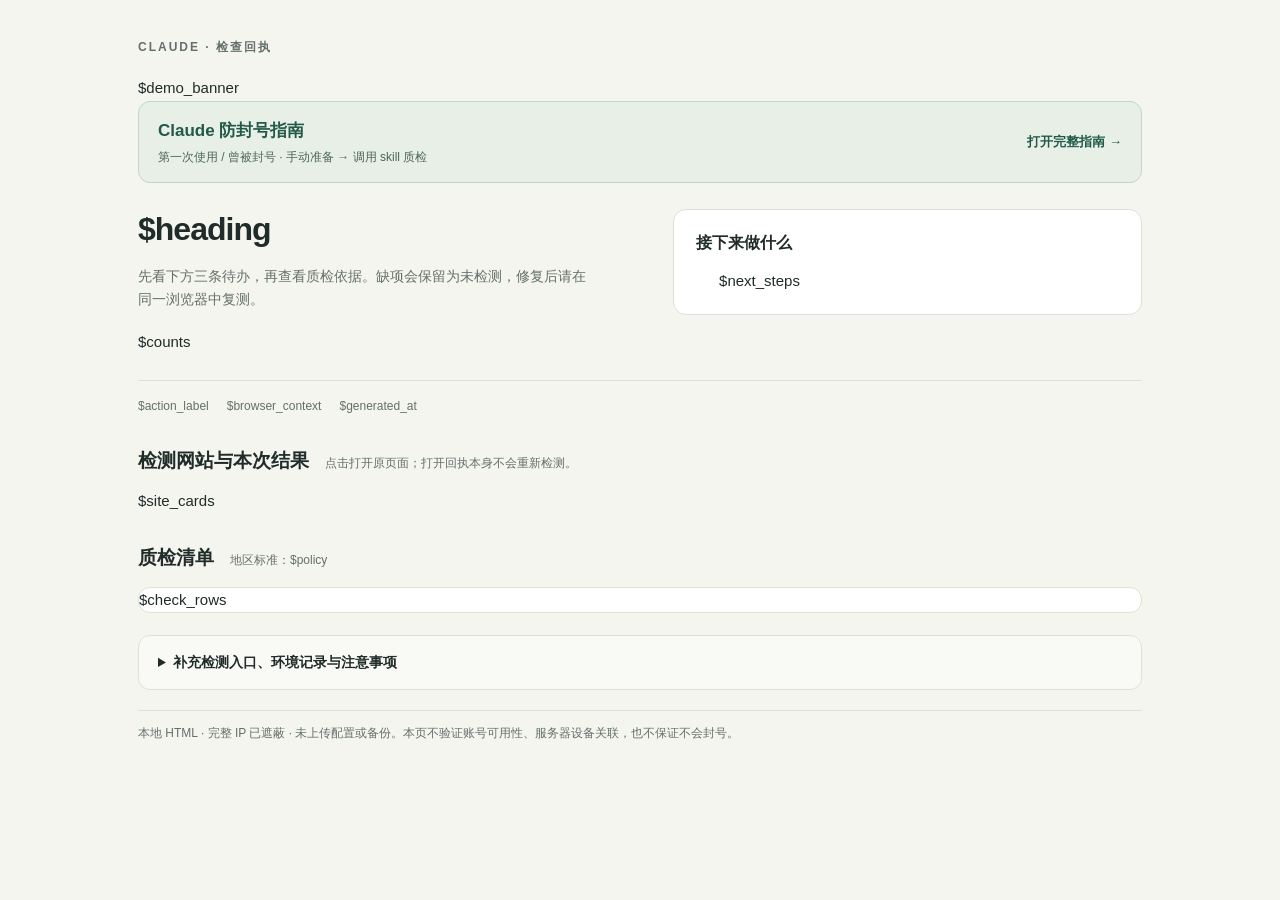
<file: skills/claude-local-reset/assets/report-template.html>
<!doctype html>
<html lang="zh-CN">
<head>
<meta charset="utf-8">
<meta name="viewport" content="width=device-width,initial-scale=1">
<meta name="referrer" content="no-referrer">
<meta http-equiv="Content-Security-Policy" content="default-src 'none'; style-src 'unsafe-inline'; base-uri 'none'; form-action 'none'">
<title>Claude 检查回执</title>
<style>
:root{--paper:#f5f5f0;--ink:#202c29;--muted:#63706b;--line:#dce2d9;--green:#225949;--red:#9a3431;--amber:#76531b;--blue:#495d75}
*{box-sizing:border-box}body{margin:0;background:var(--paper);color:var(--ink);font-family:-apple-system,BlinkMacSystemFont,"PingFang SC","Microsoft YaHei",sans-serif;font-size:15px;line-height:1.65}
main{max-width:1060px;margin:0 auto;padding:38px 28px 56px}a{color:var(--green);text-underline-offset:4px}a:focus-visible,summary:focus-visible{outline:3px solid #507569;outline-offset:4px;border-radius:3px}
.brand{font-size:12px;font-weight:700;letter-spacing:2px;color:var(--muted);margin:0 0 18px}.demo-banner{padding:11px 16px;border:1px solid #e0c58b;background:#fff5dd;border-radius:10px;color:#715018;font-size:13px;margin-bottom:20px}
.guide-entry{display:flex;align-items:center;justify-content:space-between;gap:18px;background:#e7efe7;border:1px solid #c5d5c9;border-radius:12px;padding:15px 19px;margin:0 0 26px;text-decoration:none}.guide-entry strong{display:block;font-size:17px}.guide-entry small{display:block;font-size:12px;color:#4f665b;margin-top:3px}.guide-entry .guide-open{font-size:13px;font-weight:600;white-space:nowrap}
.hero{display:grid;grid-template-columns:1.06fr 1fr;gap:38px;align-items:start;padding:0 0 26px;border-bottom:1px solid var(--line)}h1{font-size:32px;letter-spacing:-1px;line-height:1.25;margin:0 0 16px;font-weight:700}.hero-copy{margin:0 0 18px;color:var(--muted);max-width:460px;font-size:14px}.hero .counts{display:flex;gap:9px;flex-wrap:wrap}.count{border:1px solid var(--line);background:#fff;border-radius:7px;padding:5px 11px;font-size:13px}.count b{font-size:20px;margin-right:3px}.pass{color:var(--green)}.fail{color:var(--red)}.review{color:var(--amber)}.not_tested{color:var(--blue)}
.action-panel{background:#fff;border:1px solid var(--line);border-radius:13px;padding:20px 22px}.action-panel h2{margin:0 0 12px;font-size:16px}.actions{margin:0;padding-left:23px}.actions li{padding-left:3px;margin:0 0 13px;font-size:13px}.actions li:last-child{margin-bottom:0}.actions strong{font-size:14px}.actions p{margin:4px 0;color:var(--muted);line-height:1.65}.actions a{white-space:nowrap}
.meta{display:flex;flex-wrap:wrap;gap:6px 18px;margin:16px 0 28px;font-size:12px;color:var(--muted)}.section-heading{display:flex;align-items:baseline;gap:16px;flex-wrap:wrap;margin:28px 0 13px}.section-heading h2{margin:0;font-size:19px}.section-heading p{margin:0;color:var(--muted);font-size:12px}
.sites{display:grid;grid-template-columns:repeat(3,1fr);gap:14px}.site-card{background:#fff;border:1px solid var(--line);border-radius:12px;padding:18px;display:flex;flex-direction:column}.site-top{display:flex;gap:8px;align-items:center;justify-content:space-between}.site-card h3{font-size:15px;line-height:1.5;margin:0}.badge{font-size:11px;font-weight:600;border-radius:5px;padding:3px 8px;white-space:nowrap;display:inline-block}.badge.pass{background:#e5f0e7}.badge.fail{background:#fae9e5}.badge.review{background:#f7edda}.badge.not_tested{background:#edf0f4}.site-result{margin:13px 0 5px;font-size:13px;font-weight:600}.site-evidence{font-size:12px;line-height:1.7;color:var(--muted);margin:0 0 16px;flex:1}.site-link{border-top:1px solid var(--line);padding-top:10px;font-size:13px;font-weight:600;text-decoration:none;display:flex;justify-content:space-between}
.checks{list-style:none;padding:0;margin:0;background:#fff;border:1px solid var(--line);border-radius:12px;overflow:hidden}.check-row{padding:13px 19px;border-bottom:1px solid #e9ece6}.check-row:last-child{border-bottom:0}.check-title{display:flex;justify-content:space-between;align-items:center;gap:16px}.check-title strong{font-size:14px;font-weight:600}.check-row p{font-size:12px;color:var(--muted);line-height:1.7;margin:5px 0 0;overflow-wrap:anywhere}.next-inline{display:block;color:#596660;margin-top:2px}
details{border:1px solid var(--line);border-radius:12px;padding:15px 19px;margin-top:22px;background:#f9faf6}summary{cursor:pointer;font-size:14px;font-weight:600}details p,details li{font-size:12px;color:var(--muted);overflow-wrap:anywhere}details ul{padding-left:20px}details code{font-size:11px;background:#edf0e9;padding:2px 4px;border-radius:3px}.more-links{display:grid;grid-template-columns:repeat(3,1fr);gap:10px;margin:15px 0}.more-links a{border:1px solid var(--line);background:#fff;border-radius:8px;padding:9px 12px;display:flex;justify-content:space-between;gap:8px;text-decoration:none;font-size:12px}.more-links small{font-size:11px;color:var(--muted);white-space:nowrap}.account-links{display:flex;gap:9px 16px;flex-wrap:wrap;margin:12px 0}.account-links a{font-size:12px}
footer{font-size:12px;color:var(--muted);margin-top:20px;padding-top:13px;border-top:1px solid var(--line)}
@media(max-width:760px){main{padding:24px 18px 36px}.hero{grid-template-columns:1fr;gap:20px}h1{font-size:27px}.sites{grid-template-columns:1fr}.site-card{padding:16px}.more-links{grid-template-columns:1fr 1fr}.meta{margin-bottom:22px}.section-heading{gap:5px;margin-top:24px}.check-row{padding:12px 15px}}
@media(max-width:400px){.guide-entry{align-items:flex-start;flex-direction:column;gap:8px}.more-links{grid-template-columns:1fr}.counts{gap:6px!important}.count{padding:4px 9px}h1{font-size:25px}}
@media print{body{background:#fff}main{max-width:none;padding:0}.hero{gap:22px}.site-card,.check-row,.action-panel{break-inside:avoid}details{display:block}.demo-banner{border-color:#999}a{color:inherit}}
</style>
</head>
<body>
<main>
  <p class="brand">CLAUDE · 检查回执</p>
  $demo_banner
  <a class="guide-entry" href="guide.html" aria-label="打开 Claude 防封号指南，查看首次使用、曾被封号和手动操作后的质检步骤">
    <span><strong>Claude 防封号指南</strong><small>第一次使用 / 曾被封号 · 手动准备 → 调用 skill 质检</small></span>
    <span class="guide-open">打开完整指南 <span aria-hidden="true">→</span></span>
  </a>
  <section class="hero" aria-label="本次结论">
    <div>
      <h1 class="$tone">$heading</h1>
      <p class="hero-copy">先看下方三条待办，再查看质检依据。缺项会保留为未检测，修复后请在同一浏览器中复测。</p>
      <div class="counts" aria-label="质检状态计数">$counts</div>
    </div>
    <section class="action-panel" aria-labelledby="actions-title">
      <h2 id="actions-title">接下来做什么</h2>
      <ol class="actions">$next_steps</ol>
    </section>
  </section>
  <div class="meta"><span>$action_label</span><span>$browser_context</span><span>$generated_at</span></div>
  <section aria-labelledby="sites-title">
    <div class="section-heading"><h2 id="sites-title">检测网站与本次结果</h2><p>点击打开原页面；打开回执本身不会重新检测。</p></div>
    <div class="sites">$site_cards</div>
  </section>
  <section aria-labelledby="checks-title">
    <div class="section-heading"><h2 id="checks-title">质检清单</h2><p>地区标准：$policy</p></div>
    <ul class="checks">$check_rows</ul>
  </section>
  <details>
    <summary>补充检测入口、环境记录与注意事项</summary>
    <div class="more-links">$more_links</div>
    <p><strong>环境记录：</strong>$timezone_context</p>
    <p><strong>隐私偏好：</strong>$privacy_context。开关未被自动更改，不代表账号风控结果。</p>
    $backup
    <ul>
      <li>HTML 只反映本次已取得的证据；检测站评分、国家标签和终端出口都不等于 Claude 实际请求路径。地区未通过时先核对标签和路由，不能直接断言封号原因。</li>
      <li>关键项目未完成时先补测；完成后自行在已确认的同一 profile 登录官方 Claude，核对账号提示。不要把旧 profile 整份复制回来；需要 MCP 时仅核对所需配置。</li>
      <li>IPv6、系统代理、浏览器扩展和遥测保持原设置。修复只针对已确认问题，先保存原值，改完复测。</li>
      <li>下面的账号项目尚未代为查看。按实际需要自行检查会话、用量或隐私；受限账号按官方申诉页面处理。</li>
    </ul>
    <div class="account-links">
      <a href="https://claude.ai/" target="_blank" rel="noopener noreferrer">官方 Claude ↗</a>
      <a href="https://support.claude.com/en/articles/13124001-managing-your-active-sessions" target="_blank" rel="noopener noreferrer">会话检查说明 ↗</a>
      <a href="https://claude.ai/settings/usage" target="_blank" rel="noopener noreferrer">用量 ↗</a>
      <a href="https://claude.ai/settings/data-privacy-controls" target="_blank" rel="noopener noreferrer">数据隐私 ↗</a>
      <a href="https://support.claude.com/en/articles/8241253-safeguards-warnings-and-appeals" target="_blank" rel="noopener noreferrer">申诉与数据导出 ↗</a>
    </div>
  </details>
  <footer>本地 HTML · 完整 IP 已遮蔽 · 未上传配置或备份。本页不验证账号可用性、服务器设备关联，也不保证不会封号。</footer>
</main>
</body>
</html>
</file>
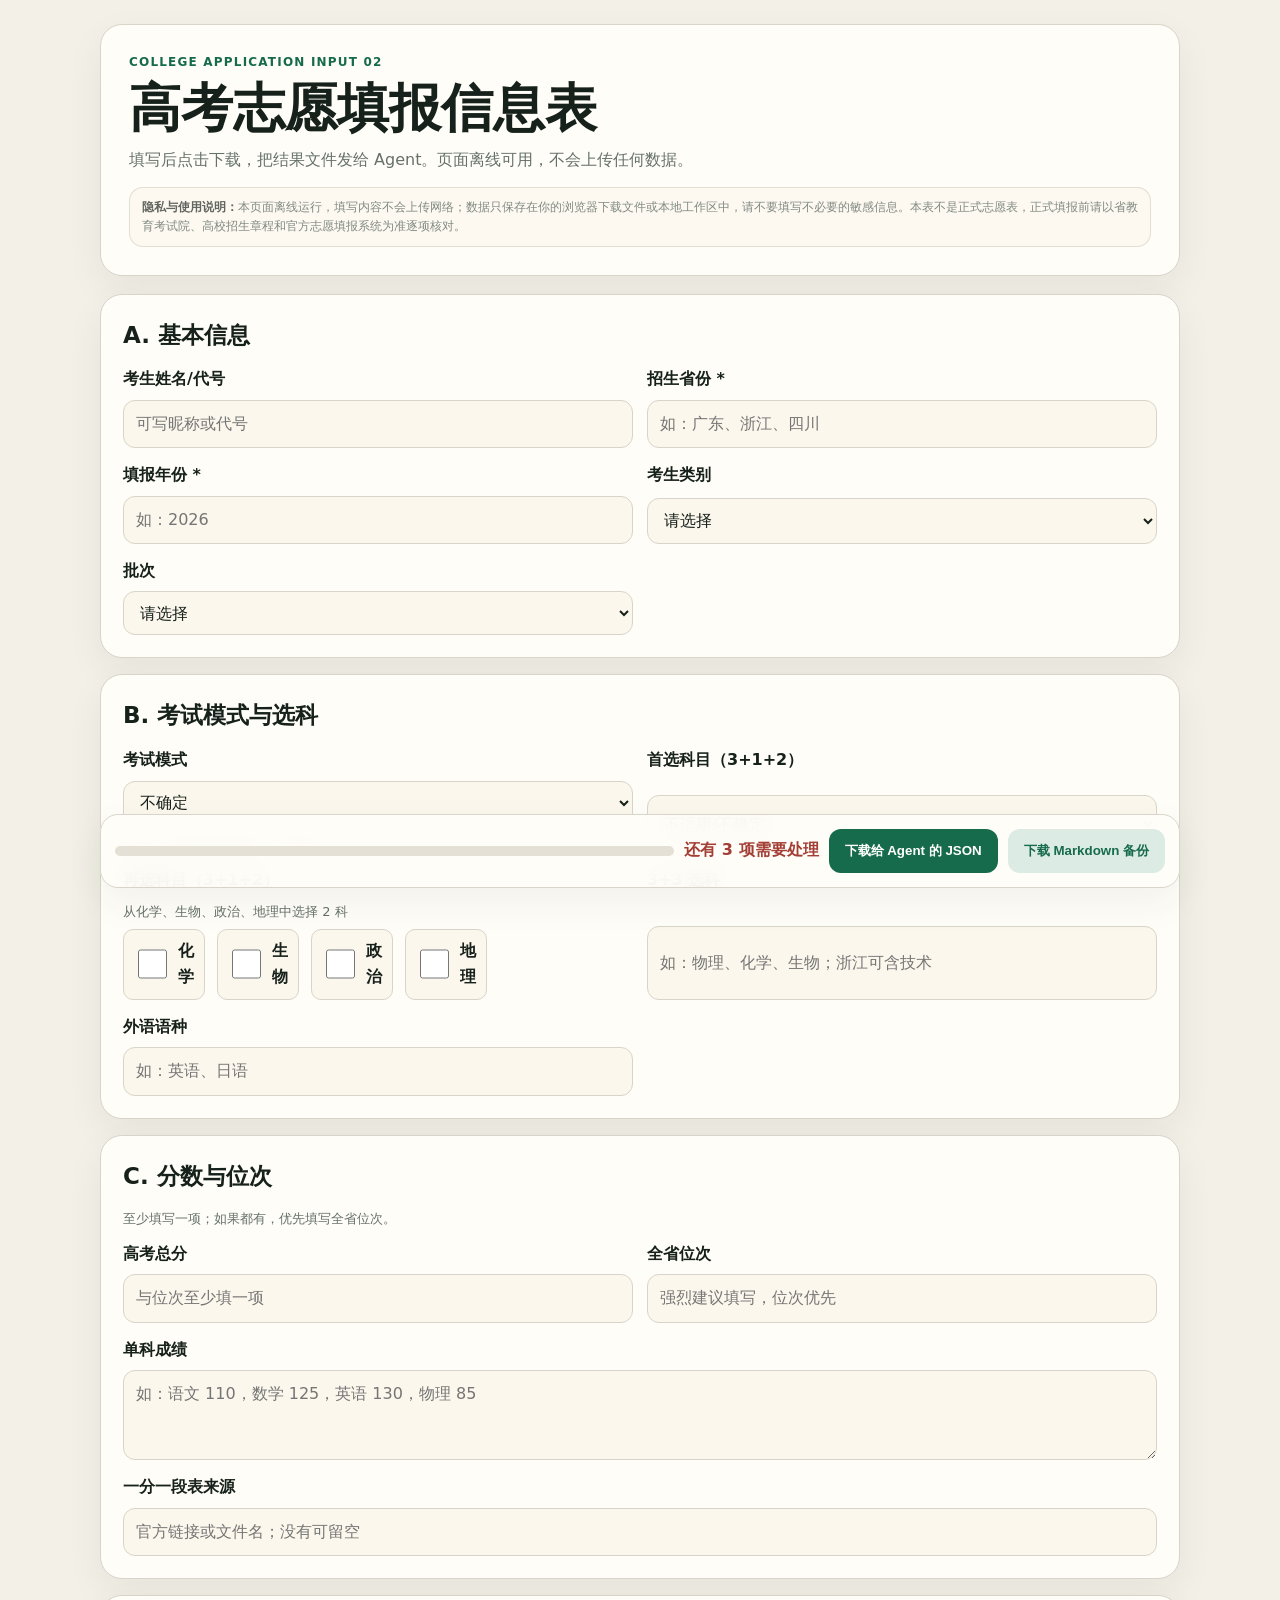
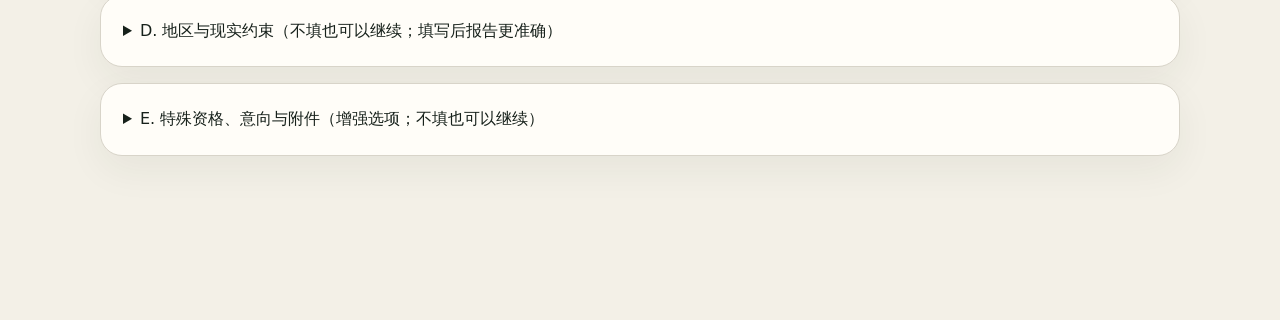
<file: skills/college-application/assets/admission-info-form.html>
<!doctype html>
<html lang="zh-CN">
<head>
  <meta charset="utf-8">
  <meta name="viewport" content="width=device-width, initial-scale=1">
  <title>高考志愿填报信息表</title>
  <style>
    :root { color-scheme: light; --ink:#17211b; --muted:#657169; --paper:#f3f0e7; --card:#fffdf8; --line:#d8d4c9; --accent:#176b4d; --accent-soft:#dcebe4; --warn:#9a5b12; --danger:#a33e35; --shadow:0 14px 38px rgba(34,45,38,.06); }
    * { box-sizing: border-box; }
    body { margin:0; color:var(--ink); background:var(--paper); font:16px/1.65 ui-sans-serif, system-ui, -apple-system, "PingFang SC", "Microsoft YaHei", sans-serif; }
    .shell { width:min(1080px, calc(100% - 28px)); margin:24px auto 72px; }
    .hero,.card { border:1px solid var(--line); border-radius:22px; background:var(--card); box-shadow:var(--shadow); }
    .hero { padding:28px; }
    .eyebrow { color:var(--accent); font-size:12px; font-weight:800; letter-spacing:.1em; text-transform:uppercase; }
    h1 { margin:8px 0 10px; font:700 clamp(30px,5vw,52px)/1.08 ui-serif, "Songti SC", serif; }
    h2 { margin:0 0 12px; font-size:23px; }
    p { margin:0 0 12px; }
    .muted { color:var(--muted); }
    .disclaimer { margin-top:14px; padding:10px 12px; border:1px solid rgba(216,212,201,.75); border-radius:14px; color:rgba(101,113,105,.82); background:rgba(251,247,236,.58); font-size:12px; line-height:1.55; }
    .disclaimer strong { color:rgba(23,33,27,.68); font-weight:700; }
    .disclaimer p { margin:0; }
    .grid { display:grid; grid-template-columns:1fr; gap:16px; margin-top:18px; }
    .card { padding:22px; }
    .fields { display:grid; grid-template-columns:repeat(2, minmax(0,1fr)); gap:14px; }
    label { display:block; font-weight:750; }
    .field { display:grid; gap:7px; }
    input, select, textarea { width:100%; min-height:44px; padding:10px 12px; border:1px solid var(--line); border-radius:12px; background:#fbf7ec; color:var(--ink); font:inherit; }
    textarea { min-height:90px; resize:vertical; }
    input:focus-visible, select:focus-visible, textarea:focus-visible, button:focus-visible { outline:3px solid rgba(23,107,77,.25); outline-offset:2px; }
    .hint { color:var(--muted); font-size:13px; }
    .wide { grid-column:1 / -1; }
    .checkbox-group { display:flex; gap:12px; flex-wrap:wrap; }
    .checkbox-group label { display:flex; gap:8px; align-items:center; min-height:40px; padding:8px 10px; border:1px solid var(--line); border-radius:10px; background:#fbf7ec; }
    .toolbar { position:sticky; bottom:12px; z-index:5; display:flex; gap:10px; flex-wrap:wrap; align-items:center; margin-top:18px; padding:14px; border:1px solid var(--line); border-radius:18px; background:rgba(255,253,248,.94); backdrop-filter:blur(14px); box-shadow:var(--shadow); }
    button { min-height:44px; padding:10px 16px; border:0; border-radius:12px; color:white; background:var(--accent); font-weight:750; cursor:pointer; }
    button.secondary { color:var(--accent); background:var(--accent-soft); }
    .progress { flex:1 1 240px; height:10px; overflow:hidden; border-radius:999px; background:#e4e0d5; }
    .progress span { display:block; width:0%; height:100%; background:var(--accent); transition:width .2s ease; }
    .error { color:var(--danger); font-weight:750; }
    .ok { color:var(--accent); font-weight:750; }
    @media (max-width:760px) { .fields { grid-template-columns:1fr; } .wide { grid-column:auto; } }
  </style>
</head>
<body>
  <main class="shell">
    <section class="hero">
      <div class="eyebrow">College Application Input 02</div>
      <h1>高考志愿填报信息表</h1>
      <p class="muted">填写后点击下载，把结果文件发给 Agent。页面离线可用，不会上传任何数据。</p>
      <div class="disclaimer"><p><strong>隐私与使用说明：</strong>本页面离线运行，填写内容不会上传网络；数据只保存在你的浏览器下载文件或本地工作区中，请不要填写不必要的敏感信息。本表不是正式志愿表，正式填报前请以省教育考试院、高校招生章程和官方志愿填报系统为准逐项核对。</p></div>
    </section>

    <section class="grid">
      <article class="card">
        <h2>A. 基本信息</h2>
        <div class="fields">
          <div class="field"><label>考生姓名/代号</label><input id="student_alias" placeholder="可写昵称或代号"></div>
          <div class="field"><label>招生省份 *</label><input id="province" required placeholder="如：广东、浙江、四川"></div>
          <div class="field"><label>填报年份 *</label><input id="application_year" type="number" min="2020" max="2100" required placeholder="如：2026"></div>
          <div class="field"><label>考生类别</label><select id="candidate_type"><option value="">请选择</option><option>普通类</option><option>艺术类</option><option>体育类</option><option>综合评价</option><option>其他</option></select></div>
          <div class="field"><label>批次</label><select id="batch"><option value="">请选择</option><option>本科批</option><option>专科批</option><option>提前批</option><option>不确定</option></select></div>
        </div>
      </article>

      <article class="card">
        <h2>B. 考试模式与选科</h2>
        <div class="fields">
          <div class="field"><label>考试模式</label><select id="exam_mode"><option value="">不确定</option><option>3+3</option><option>3+1+2</option><option>老高考</option></select><div class="hint">Agent 会根据省份和官方公告复核。</div></div>
          <div class="field"><label>首选科目（3+1+2）</label><select id="primary_subject"><option value="">不适用/不确定</option><option>物理</option><option>历史</option></select></div>
          <div class="field"><label>再选科目（3+1+2）</label><div class="hint">从化学、生物、政治、地理中选择 2 科</div><div class="checkbox-group"><label><input type="checkbox" class="secondary-subject" value="化学"> 化学</label><label><input type="checkbox" class="secondary-subject" value="生物"> 生物</label><label><input type="checkbox" class="secondary-subject" value="政治"> 政治</label><label><input type="checkbox" class="secondary-subject" value="地理"> 地理</label></div><input type="hidden" id="secondary_subjects"></div>
          <div class="field"><label>3+3 选科</label><input id="three_plus_three_subjects" placeholder="如：物理、化学、生物；浙江可含技术"></div>
          <div class="field"><label>外语语种</label><input id="foreign_language" placeholder="如：英语、日语"></div>
        </div>
      </article>

      <article class="card">
        <h2>C. 分数与位次</h2>
        <p class="hint">至少填写一项；如果都有，优先填写全省位次。</p>
        <div class="fields">
          <div class="field"><label>高考总分</label><input id="score" type="number" min="0" placeholder="与位次至少填一项"></div>
          <div class="field"><label>全省位次</label><input id="rank" type="number" min="1" placeholder="强烈建议填写，位次优先"></div>
          <div class="field wide"><label>单科成绩</label><textarea id="subject_scores" placeholder="如：语文 110，数学 125，英语 130，物理 85"></textarea></div>
          <div class="field wide"><label>一分一段表来源</label><input id="rank_table_source" placeholder="官方链接或文件名；没有可留空"></div>
        </div>
      </article>

      <details class="card">
        <summary>D. 地区与现实约束（不填也可以继续；填写后报告更准确）</summary>

        <div class="fields">
          <div class="field wide"><label>意向填报地区</label><input id="preferred_regions" placeholder="如：广州、深圳、长三角、北京、成都"></div>
          <div class="field"><label>地区约束强度</label><select id="region_constraint"><option value="">请选择</option><option>必须满足</option><option>优先但可妥协</option><option>无所谓</option></select></div>
          <div class="field"><label>明确不去的地区</label><input id="excluded_regions" placeholder="可留空"></div>
          <div class="field"><label>学费上限</label><input id="tuition_limit" placeholder="如：8000 元以内 / 可接受中外合作"></div>
          <div class="field wide"><label>家庭约束</label><textarea id="family_constraints" placeholder="离家距离、就业城市、家庭建议等；可不填"></textarea></div>
          <div class="field wide"><p class="hint">隐私提示：本表不主动收集健康/体检信息。涉及色弱、色盲、身高、视力等限制的专业，请在最终填报前自行查看高校招生章程和体检标准。</p></div>
        </div>
      </details>

      <details class="card">
        <summary>E. 特殊资格、意向与附件（增强选项；不填也可以继续）</summary>
        <div class="fields">
          <div class="field"><label>专项计划资格</label><input id="special_programs" placeholder="国家专项/地方专项/高校专项/无/不确定"></div>
          <div class="field"><label>加分政策</label><input id="bonus_policy" placeholder="没有写无"></div>
          <div class="field wide"><label>强基/综评/港澳/中外合作意向</label><textarea id="special_tracks" placeholder="有/无/不确定，并写原因；如没有可不填"></textarea></div>
          <div class="field wide"><label>已感兴趣的专业/职业</label><textarea id="interested_majors_careers" placeholder="没有写不确定；可不填"></textarea></div>
          <div class="field wide"><label>明确不想学的专业</label><textarea id="excluded_majors" placeholder="没有写暂无；可不填"></textarea></div>
          <div class="field wide"><label>官方资料链接或备注</label><textarea id="official_sources" placeholder="请填写一分一段表、招生计划、历年投档线、高校招生章程等官方链接或页面名；本表不能上传 PDF/Excel，只能记录链接和备注"></textarea></div>
        </div>
      </details>
    </section>

    <section class="toolbar" aria-live="polite">
      <div class="progress"><span id="progressBar"></span></div>
      <span id="statusText" class="muted">待填写</span>
      <button type="button" id="downloadJson">下载给 Agent 的 JSON</button>
      <button type="button" class="secondary" id="downloadMd">下载 Markdown 备份</button>
    </section>
  </main>

  <script>
    const fields = ['student_alias','province','application_year','candidate_type','batch','exam_mode','primary_subject','secondary_subjects','three_plus_three_subjects','foreign_language','score','rank','subject_scores','rank_table_source','preferred_regions','region_constraint','excluded_regions','tuition_limit','family_constraints','special_programs','bonus_policy','special_tracks','interested_majors_careers','excluded_majors','official_sources'];
    const requiredFields = ['province','application_year'];

    function value(id) { return document.getElementById(id).value.trim(); }
    function splitList(text) { return text ? text.split(/[、,，;；\n]/).map(s => s.trim()).filter(Boolean) : []; }
    function selectedSecondarySubjects() { return Array.from(document.querySelectorAll('.secondary-subject:checked')).map(el => el.value); }
    function syncSecondarySubjectsHidden() { document.getElementById('secondary_subjects').value = selectedSecondarySubjects().join('、'); }
    function collect() {
      syncSecondarySubjectsHidden();
      const data = {};
      for (const id of fields) data[id] = value(id);
      data.subjects = splitList(data.three_plus_three_subjects || [data.primary_subject, data.secondary_subjects].filter(Boolean).join('、'));
      data.preferred_regions_list = splitList(data.preferred_regions);
      data.excluded_regions_list = splitList(data.excluded_regions);
      return data;
    }
    function validate(data) {
      const errors = [];
      for (const id of requiredFields) if (!data[id]) errors.push(`${labelFor(id)} 是必填项`);
      if (!data.score && !data.rank) errors.push('高考总分和全省位次至少填写一项；建议优先填写位次');
      if (data.exam_mode === '3+1+2') {
        if (!data.primary_subject) errors.push('3+1+2 模式需要填写首选科目');
        if (!data.secondary_subjects) errors.push('3+1+2 模式需要填写再选科目');
      }
      if (data.exam_mode === '3+3' && !data.three_plus_three_subjects) errors.push('3+3 模式需要填写三门选科');
      if (data.primary_subject && data.three_plus_three_subjects) errors.push('请不要同时填写 3+1+2 首选科目和 3+3 选科');
      return errors;
    }
    function labelFor(id) {
      const input = document.getElementById(id);
      const label = input.closest('.field')?.querySelector('label')?.textContent || id;
      return label.replace('*','').trim();
    }
    function updateProgress() {
      const data = collect();
      const filled = fields.filter(id => data[id]).length;
      document.getElementById('progressBar').style.width = `${Math.round(filled / fields.length * 100)}%`;
      const errors = validate(data);
      const status = document.getElementById('statusText');
      status.textContent = errors.length ? `还有 ${errors.length} 项需要处理` : '必填信息已满足';
      status.className = errors.length ? 'error' : 'ok';
    }
    function buildPayload() {
      const candidate = collect();
      return {
        schema: 'college-application.admission-info.v1',
        generated_at: new Date().toISOString(),
        instructions: 'Send this JSON file back to the Agent. The Agent will validate province/exam mode/subjects and use official sources for admission analysis.',
        candidate,
        validation_errors: validate(candidate)
      };
    }
    function buildMarkdown(payload) {
      const c = payload.candidate;
      const rows = Object.entries(c).filter(([key]) => !key.endsWith('_list') && key !== 'subjects');
      return ['# 高考志愿填报信息结果', '', `生成时间：${payload.generated_at}`, '', '## 信息', '', '| 字段 | 内容 |', '|---|---|', ...rows.map(([k,v]) => `| ${k} | ${String(v || '').replace(/\n/g, '<br>')} |`), '', payload.validation_errors.length ? `待补充/待修正：${payload.validation_errors.join('；')}` : '必填信息已满足。', '', '请把此文件发给 Agent 继续分析。'].join('\n');
    }
    function download(filename, content, type) {
      const blob = new Blob([content], {type});
      const url = URL.createObjectURL(blob);
      const a = document.createElement('a');
      a.href = url;
      a.download = filename;
      document.body.appendChild(a);
      a.click();
      a.remove();
      URL.revokeObjectURL(url);
    }
    function requireValid(payload) {
      if (!payload.validation_errors.length) return true;
      alert(`请先处理以下问题：\n\n${payload.validation_errors.join('\n')}`);
      return false;
    }
    document.addEventListener('input', updateProgress);
    document.addEventListener('change', event => {
      if (event.target.classList.contains('secondary-subject')) syncSecondarySubjectsHidden();
      updateProgress();
    });
    document.getElementById('downloadJson').addEventListener('click', () => {
      const payload = buildPayload();
      if (!requireValid(payload)) return;
      download('admission-info-result.json', JSON.stringify(payload, null, 2), 'application/json;charset=utf-8');
    });
    document.getElementById('downloadMd').addEventListener('click', () => {
      const payload = buildPayload();
      if (!requireValid(payload)) return;
      download('admission-info-result.md', buildMarkdown(payload), 'text/markdown;charset=utf-8');
    });
    updateProgress();
  </script>
</body>
</html>
</file>
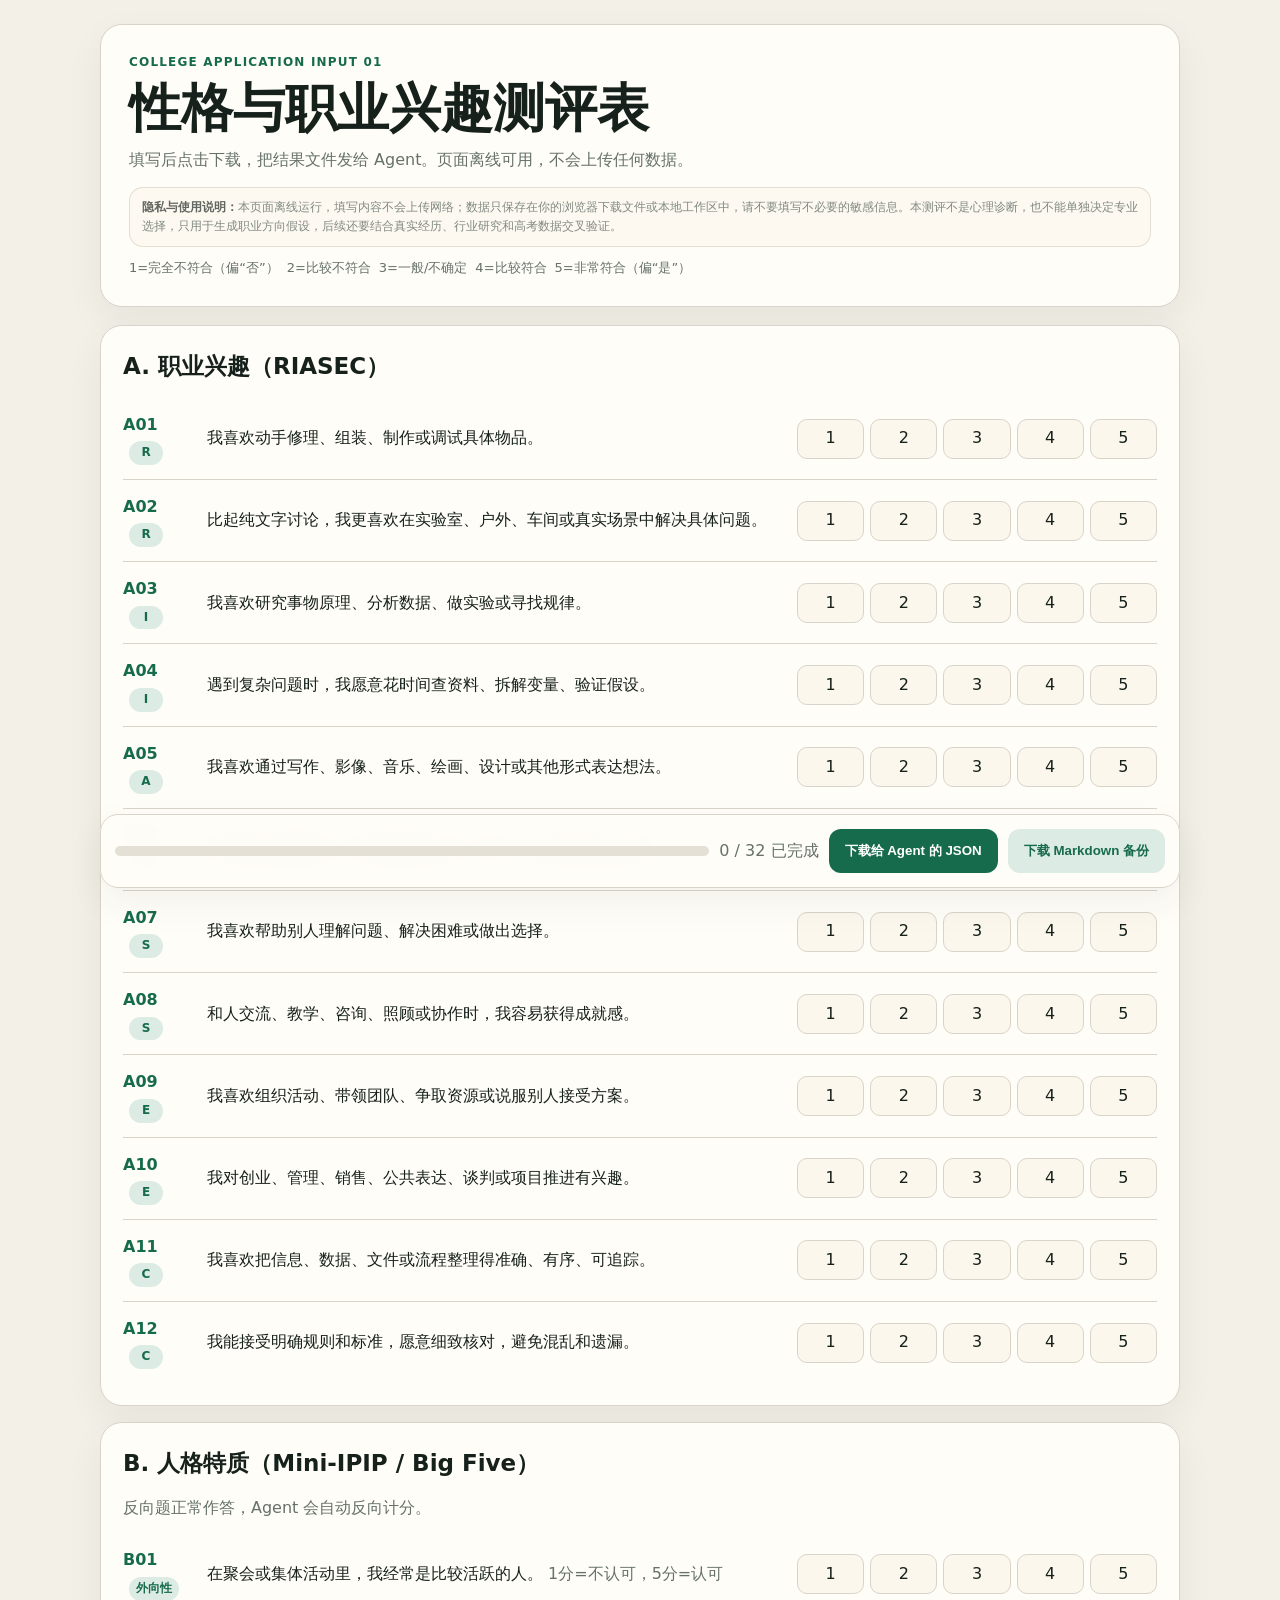
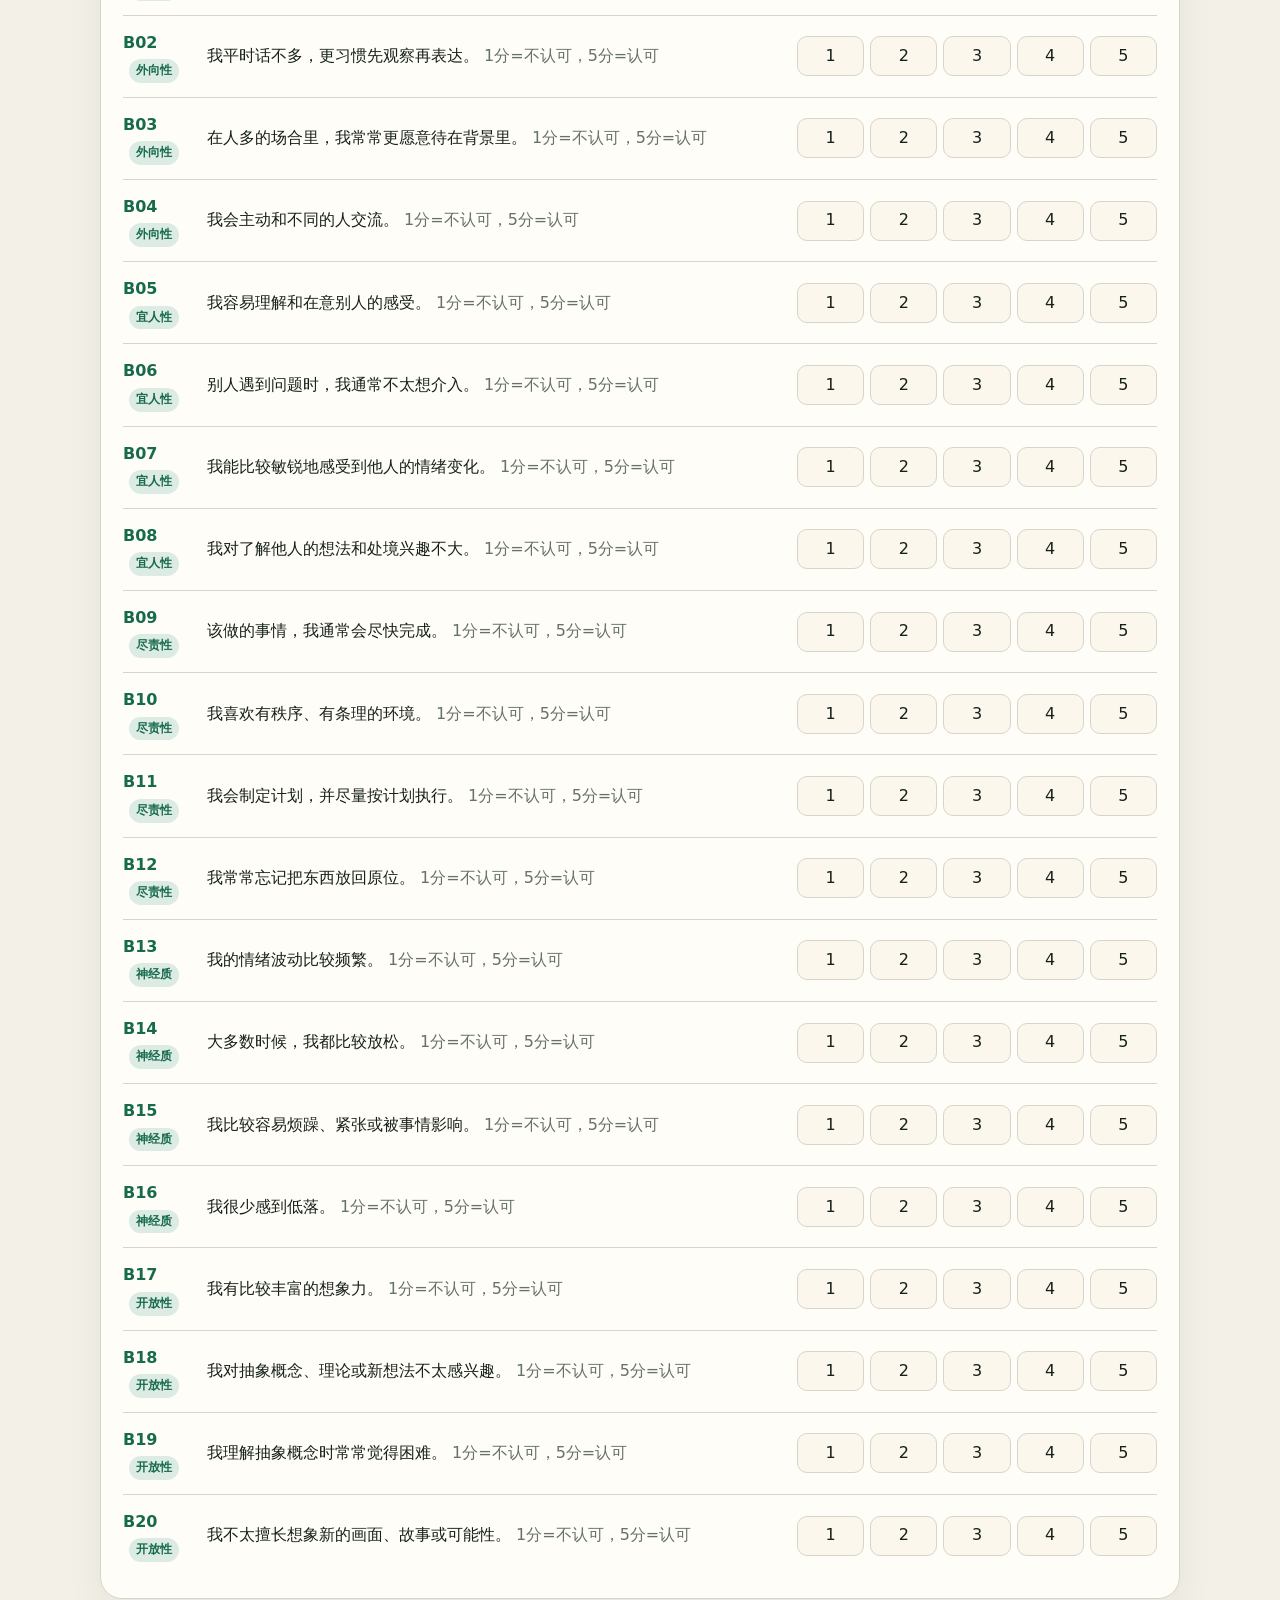
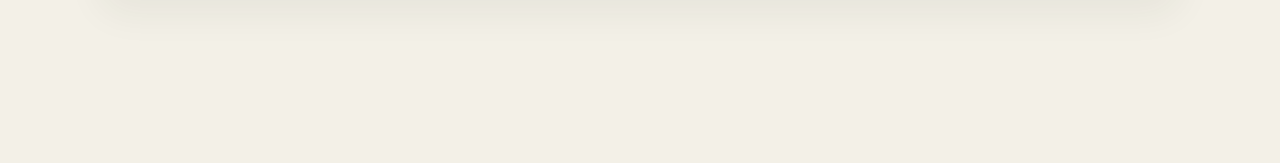
<file: skills/college-application/assets/personality-assessment-form.html>
<!doctype html>
<html lang="zh-CN">
<head>
  <meta charset="utf-8">
  <meta name="viewport" content="width=device-width, initial-scale=1">
  <title>性格与职业兴趣测评表</title>
  <style>
    :root {
      color-scheme: light;
      --ink: #17211b;
      --muted: #657169;
      --paper: #f3f0e7;
      --card: #fffdf8;
      --line: #d8d4c9;
      --accent: #176b4d;
      --accent-soft: #dcebe4;
      --warn: #9a5b12;
      --danger: #a33e35;
      --shadow: 0 14px 38px rgba(34, 45, 38, .06);
    }
    * { box-sizing: border-box; }
    body { margin: 0; color: var(--ink); background: var(--paper); font: 16px/1.65 ui-sans-serif, system-ui, -apple-system, "PingFang SC", "Microsoft YaHei", sans-serif; }
    .shell { width: min(1080px, calc(100% - 28px)); margin: 24px auto 72px; }
    .hero, .card { border: 1px solid var(--line); border-radius: 22px; background: var(--card); box-shadow: var(--shadow); }
    .hero { padding: 28px; }
    .eyebrow { color: var(--accent); font-size: 12px; font-weight: 800; letter-spacing: .1em; text-transform: uppercase; }
    h1 { margin: 8px 0 10px; font: 700 clamp(30px, 5vw, 52px)/1.08 ui-serif, "Songti SC", serif; }
    h2 { margin: 0 0 12px; font-size: 23px; }
    h3 { margin: 0 0 8px; font-size: 17px; }
    p { margin: 0 0 12px; }
    a { color: #315c85; }
    .muted { color: var(--muted); }
    .disclaimer { margin-top: 14px; padding: 10px 12px; border: 1px solid rgba(216, 212, 201, .75); border-radius: 14px; color: rgba(101, 113, 105, .82); background: rgba(251, 247, 236, .58); font-size: 12px; line-height: 1.55; }
    .disclaimer strong { color: rgba(23, 33, 27, .68); font-weight: 700; }
    .disclaimer p { margin: 0; }
    .grid { display: grid; grid-template-columns: 1fr; gap: 16px; margin-top: 18px; }
    .card { padding: 22px; }
    .toolbar { position: sticky; bottom: 12px; z-index: 5; display: flex; gap: 10px; flex-wrap: wrap; align-items: center; margin-top: 18px; padding: 14px; border: 1px solid var(--line); border-radius: 18px; background: rgba(255, 253, 248, .94); backdrop-filter: blur(14px); box-shadow: var(--shadow); }
    button { min-height: 44px; padding: 10px 16px; border: 0; border-radius: 12px; color: white; background: var(--accent); font-weight: 750; cursor: pointer; }
    button.secondary { color: var(--accent); background: var(--accent-soft); }
    button:focus-visible, input:focus-visible { outline: 3px solid rgba(23, 107, 77, .25); outline-offset: 2px; }
    .progress { flex: 1 1 240px; height: 10px; overflow: hidden; border-radius: 999px; background: #e4e0d5; }
    .progress span { display: block; width: 0%; height: 100%; background: var(--accent); transition: width .2s ease; }
    .question { display: grid; grid-template-columns: 70px 1fr minmax(250px, 360px); gap: 14px; align-items: center; padding: 14px 0; border-top: 1px solid var(--line); }
    .question:first-of-type { border-top: 0; }
    .qid { font-weight: 800; color: var(--accent); }
    .type { display: inline-flex; min-width: 34px; justify-content: center; margin-left: 6px; padding: 2px 7px; border-radius: 999px; background: var(--accent-soft); color: var(--accent); font-size: 12px; font-weight: 800; }
    .scale { display: grid; grid-template-columns: repeat(5, 1fr); gap: 6px; }
    .scale label { display: grid; place-items: center; min-height: 40px; border: 1px solid var(--line); border-radius: 10px; cursor: pointer; background: #fbf7ec; }
    .scale input { position: absolute; opacity: 0; pointer-events: none; }
    .scale label:has(input:checked) { border-color: var(--accent); color: white; background: var(--accent); font-weight: 800; }
    .legend { display: flex; gap: 8px; flex-wrap: wrap; margin-top: 10px; color: var(--muted); font-size: 13px; }
    .error { color: var(--danger); font-weight: 750; }
    .ok { color: var(--accent); font-weight: 750; }
    @media (max-width: 820px) {
      .question { grid-template-columns: 1fr; }
      .scale { max-width: 420px; }
    }
  </style>
</head>
<body>
  <main class="shell">
    <section class="hero">
      <div class="eyebrow">College Application Input 01</div>
      <h1>性格与职业兴趣测评表</h1>
      <p class="muted">填写后点击下载，把结果文件发给 Agent。页面离线可用，不会上传任何数据。</p>
      <div class="disclaimer"><p><strong>隐私与使用说明：</strong>本页面离线运行，填写内容不会上传网络；数据只保存在你的浏览器下载文件或本地工作区中，请不要填写不必要的敏感信息。本测评不是心理诊断，也不能单独决定专业选择，只用于生成职业方向假设，后续还要结合真实经历、行业研究和高考数据交叉验证。</p></div>
      <div class="legend"><span>1=完全不符合（偏“否”）</span><span>2=比较不符合</span><span>3=一般/不确定</span><span>4=比较符合</span><span>5=非常符合（偏“是”）</span></div>
    </section>

    <section class="grid">
      <article class="card">
        <h2>A. 职业兴趣（RIASEC）</h2>
        <div id="riasec"></div>
      </article>
      <article class="card">
        <h2>B. 人格特质（Mini-IPIP / Big Five）</h2>
        <p class="muted">反向题正常作答，Agent 会自动反向计分。</p>
        <div id="bigfive"></div>
      </article>
    </section>

    <section class="toolbar" aria-live="polite">
      <div class="progress"><span id="progressBar"></span></div>
      <span id="statusText" class="muted">0 / 32 已完成</span>
      <button type="button" id="downloadJson">下载给 Agent 的 JSON</button>
      <button type="button" class="secondary" id="downloadMd">下载 Markdown 备份</button>
    </section>
  </main>

  <script>
    const riasecQuestions = [
      ['A01','R','我喜欢动手修理、组装、制作或调试具体物品。'],
      ['A02','R','比起纯文字讨论，我更喜欢在实验室、户外、车间或真实场景中解决具体问题。'],
      ['A03','I','我喜欢研究事物原理、分析数据、做实验或寻找规律。'],
      ['A04','I','遇到复杂问题时，我愿意花时间查资料、拆解变量、验证假设。'],
      ['A05','A','我喜欢通过写作、影像、音乐、绘画、设计或其他形式表达想法。'],
      ['A06','A','我享受创造新概念、新风格或新作品，而不是只照流程完成任务。'],
      ['A07','S','我喜欢帮助别人理解问题、解决困难或做出选择。'],
      ['A08','S','和人交流、教学、咨询、照顾或协作时，我容易获得成就感。'],
      ['A09','E','我喜欢组织活动、带领团队、争取资源或说服别人接受方案。'],
      ['A10','E','我对创业、管理、销售、公共表达、谈判或项目推进有兴趣。'],
      ['A11','C','我喜欢把信息、数据、文件或流程整理得准确、有序、可追踪。'],
      ['A12','C','我能接受明确规则和标准，愿意细致核对，避免混乱和遗漏。']
    ];
    const bigFiveQuestions = [
      ['B01','外向性','在聚会或集体活动里，我经常是比较活跃的人。','否'],
      ['B02','外向性','我平时话不多，更习惯先观察再表达。','是'],
      ['B03','外向性','在人多的场合里，我常常更愿意待在背景里。','是'],
      ['B04','外向性','我会主动和不同的人交流。','否'],
      ['B05','宜人性','我容易理解和在意别人的感受。','否'],
      ['B06','宜人性','别人遇到问题时，我通常不太想介入。','是'],
      ['B07','宜人性','我能比较敏锐地感受到他人的情绪变化。','否'],
      ['B08','宜人性','我对了解他人的想法和处境兴趣不大。','是'],
      ['B09','尽责性','该做的事情，我通常会尽快完成。','否'],
      ['B10','尽责性','我喜欢有秩序、有条理的环境。','否'],
      ['B11','尽责性','我会制定计划，并尽量按计划执行。','否'],
      ['B12','尽责性','我常常忘记把东西放回原位。','是'],
      ['B13','神经质','我的情绪波动比较频繁。','否'],
      ['B14','神经质','大多数时候，我都比较放松。','是'],
      ['B15','神经质','我比较容易烦躁、紧张或被事情影响。','否'],
      ['B16','神经质','我很少感到低落。','是'],
      ['B17','开放性','我有比较丰富的想象力。','否'],
      ['B18','开放性','我对抽象概念、理论或新想法不太感兴趣。','是'],
      ['B19','开放性','我理解抽象概念时常常觉得困难。','是'],
      ['B20','开放性','我不太擅长想象新的画面、故事或可能性。','是']
    ];
    const allQuestions = [...riasecQuestions, ...bigFiveQuestions];

    function questionHtml(q, group) {
      const [id, type, text, reversed] = q;
      const reverseText = group === 'bigfive' ? ` <span class="muted">1分=不认可，5分=认可</span>` : '';
      return `<div class="question">
        <div class="qid">${id}<span class="type">${type}</span></div>
        <div>${text}${reverseText}</div>
        <div class="scale" role="radiogroup" aria-label="${id}">
          ${[1,2,3,4,5].map(v => `<label><input type="radio" name="${id}" value="${v}">${v}</label>`).join('')}
        </div>
      </div>`;
    }

    document.getElementById('riasec').innerHTML = riasecQuestions.map(q => questionHtml(q, 'riasec')).join('');
    document.getElementById('bigfive').innerHTML = bigFiveQuestions.map(q => questionHtml(q, 'bigfive')).join('');

    function collectAnswers() {
      const answers = {};
      for (const [id] of allQuestions) {
        const checked = document.querySelector(`input[name="${id}"]:checked`);
        if (checked) answers[id] = Number(checked.value);
      }
      return answers;
    }

    function updateProgress() {
      const count = Object.keys(collectAnswers()).length;
      document.getElementById('progressBar').style.width = `${Math.round(count / allQuestions.length * 100)}%`;
      const status = document.getElementById('statusText');
      status.textContent = `${count} / ${allQuestions.length} 已完成`;
      status.className = count === allQuestions.length ? 'ok' : 'muted';
    }

    function buildPayload() {
      const answers = collectAnswers();
      return {
        schema: 'college-application.personality-assessment.v1',
        generated_at: new Date().toISOString(),
        instructions: 'Send this JSON file back to the Agent. The Agent will score RIASEC and Mini-IPIP according to the skill rules.',
        answers,
        missing: allQuestions.map(q => q[0]).filter(id => answers[id] == null),
        metadata: {
          riasec_items: riasecQuestions.map(([id,type,text]) => ({id,type,text})),
          big_five_items: bigFiveQuestions.map(([id,trait,text,reversed]) => ({id,trait,text,reversed: reversed === '是'}))
        }
      };
    }

    function buildMarkdown(payload) {
      const lines = ['# 性格与职业兴趣测评结果', '', `生成时间：${payload.generated_at}`, '', '## 答案', ''];
      lines.push('| 题号 | 分数 |');
      lines.push('|---|---:|');
      for (const [id] of allQuestions) lines.push(`| ${id} | ${payload.answers[id] ?? ''} |`);
      if (payload.missing.length) lines.push('', `缺失题号：${payload.missing.join('、')}`);
      lines.push('', '请把此文件发给 Agent 继续分析。');
      return lines.join('\n');
    }

    function download(filename, content, type) {
      const blob = new Blob([content], {type});
      const url = URL.createObjectURL(blob);
      const a = document.createElement('a');
      a.href = url;
      a.download = filename;
      document.body.appendChild(a);
      a.click();
      a.remove();
      URL.revokeObjectURL(url);
    }

    function requireComplete(payload) {
      if (!payload.missing.length) return true;
      alert(`还有 ${payload.missing.length} 题没有填写：${payload.missing.join('、')}。请补齐后再下载。`);
      return false;
    }

    document.addEventListener('change', updateProgress);
    document.getElementById('downloadJson').addEventListener('click', () => {
      const payload = buildPayload();
      if (!requireComplete(payload)) return;
      download('personality-assessment-result.json', JSON.stringify(payload, null, 2), 'application/json;charset=utf-8');
    });
    document.getElementById('downloadMd').addEventListener('click', () => {
      const payload = buildPayload();
      if (!requireComplete(payload)) return;
      download('personality-assessment-result.md', buildMarkdown(payload), 'text/markdown;charset=utf-8');
    });
    updateProgress();
  </script>
</body>
</html>
</file>
